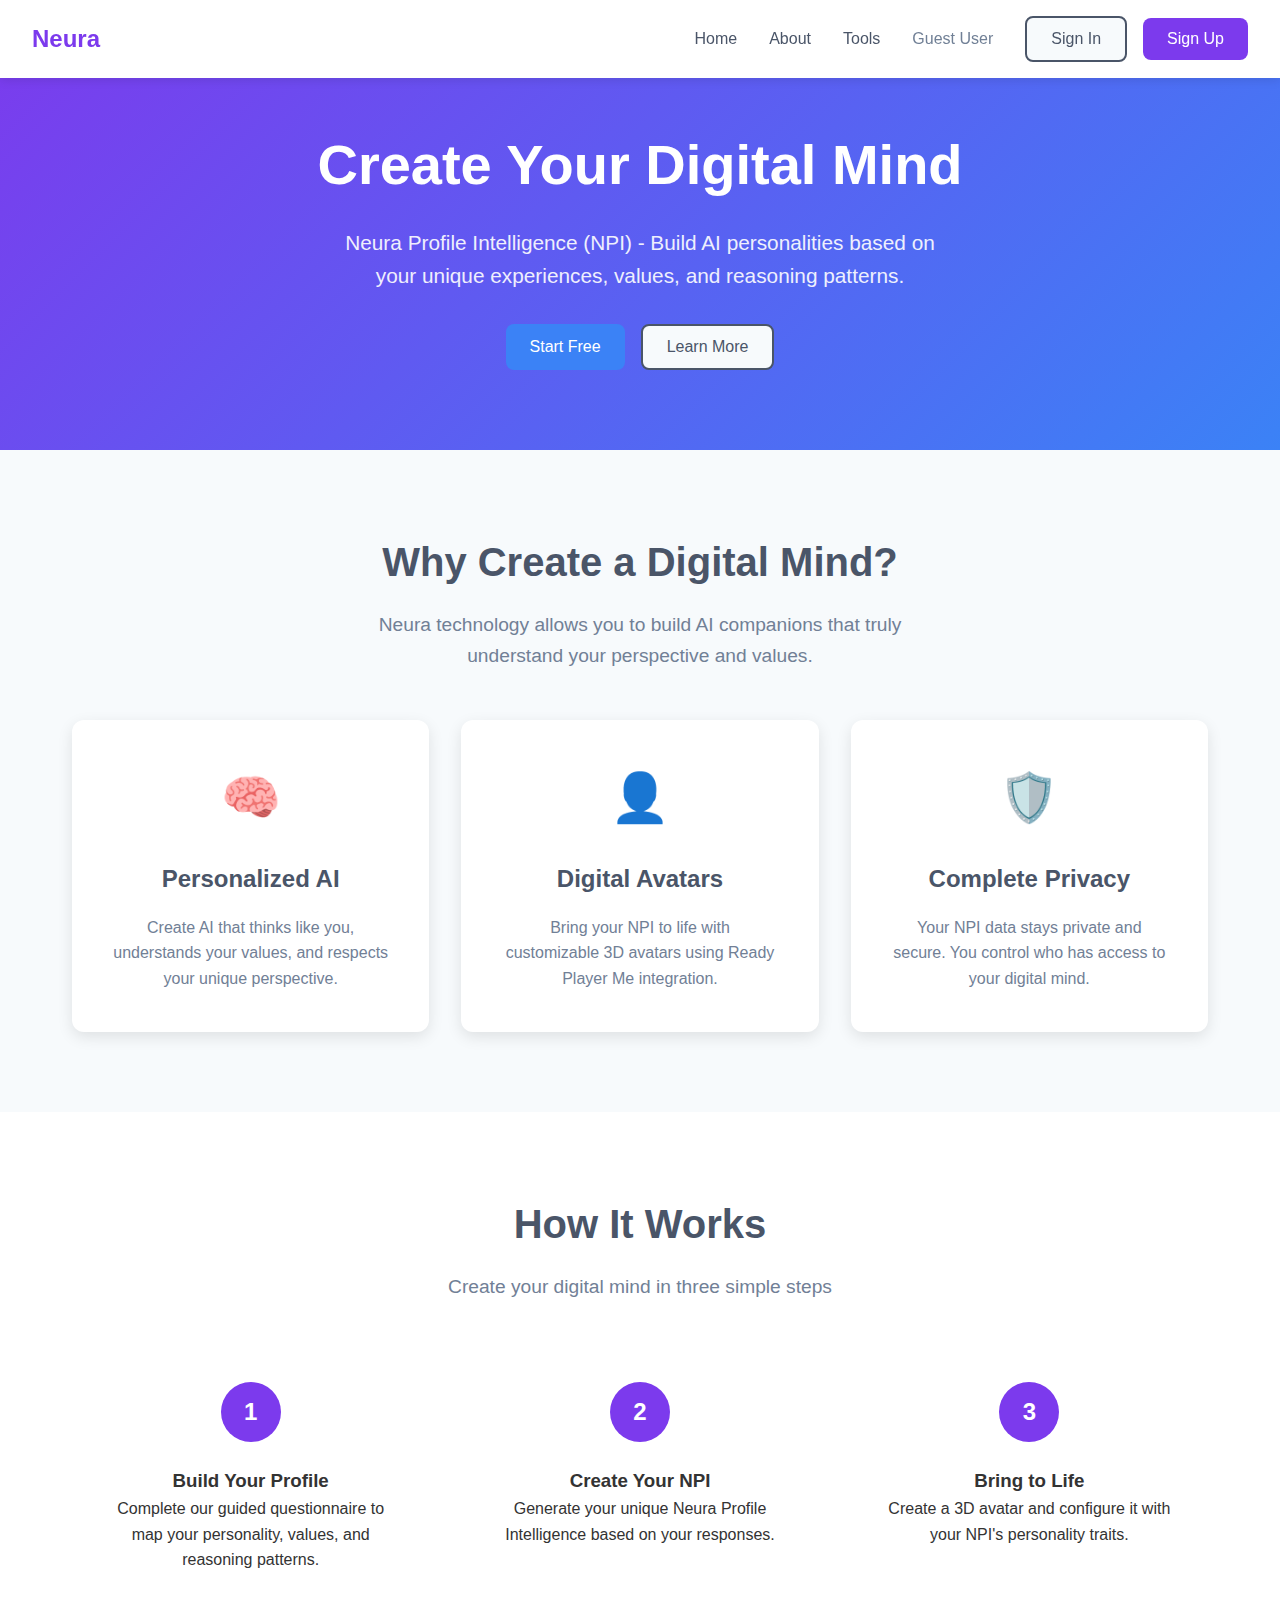
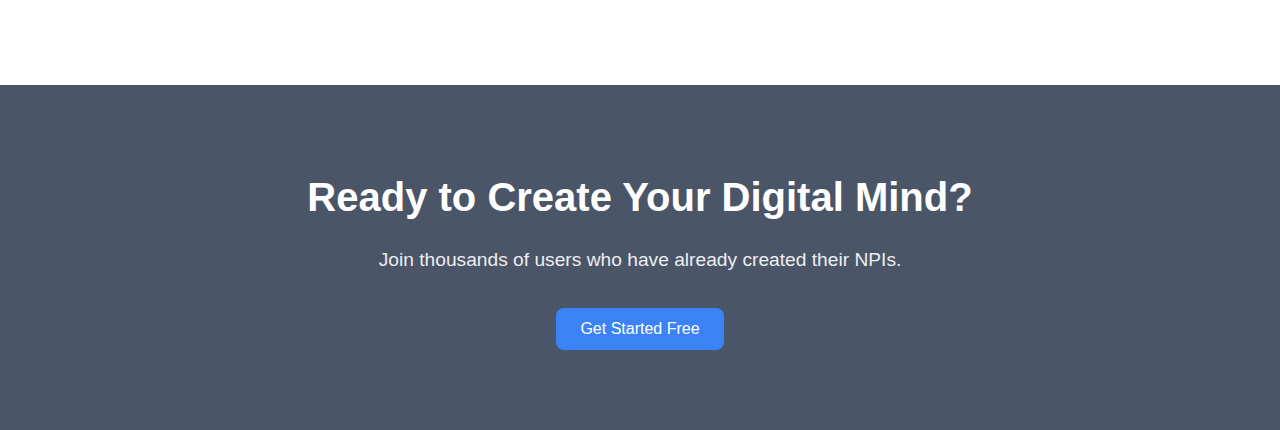
<file: index.html>
<!DOCTYPE html>
<html lang="en">
<head>
    <meta charset="UTF-8">
    <meta name="viewport" content="width=device-width, initial-scale=1.0">
    <title>Neura - Create Your Digital Mind</title>
    <script src="auth.js"></script>
    <style>
        * {
            margin: 0;
            padding: 0;
            box-sizing: border-box;
        }

        :root {
            --primary: #4a5568;
            --primary-dark: #2d3748;
            --secondary: #718096;
            --light: #f7fafc;
            --white: #ffffff;
            --accent: #667eea;
            --neura-purple: #7c3aed;
            --neura-blue: #3b82f6;
            --success: #48bb78;
            --error: #e53e3e;
        }

        body {
            font-family: 'Segoe UI', Tahoma, Geneva, Verdana, sans-serif;
            background: var(--white);
            color: #333;
            line-height: 1.6;
        }

        .screen {
            display: none;
        }

        .screen.active {
            display: block;
        }

        .container {
            max-width: 1200px;
            margin: 0 auto;
            padding: 0 2rem;
        }

        .header {
            background: var(--white);
            box-shadow: 0 2px 10px rgba(0,0,0,0.1);
            position: fixed;
            width: 100%;
            top: 0;
            z-index: 1000;
        }

        .nav {
            display: flex;
            justify-content: space-between;
            align-items: center;
            padding: 1rem 2rem;
        }

        .logo {
            font-size: 1.5rem;
            font-weight: bold;
            color: var(--neura-purple);
            text-decoration: none;
        }

        .nav-links {
            display: flex;
            gap: 2rem;
            align-items: center;
        }

        .nav-link {
            color: var(--primary);
            text-decoration: none;
            font-weight: 500;
            transition: color 0.3s ease;
        }

        .nav-link:hover {
            color: var(--neura-purple);
        }

        .nav-actions {
            display: flex;
            gap: 1rem;
            align-items: center;
        }

        .btn {
            padding: 12px 24px;
            border: none;
            border-radius: 8px;
            font-size: 1rem;
            cursor: pointer;
            transition: all 0.3s ease;
            text-decoration: none;
            display: inline-block;
            text-align: center;
            font-weight: 500;
        }

        .btn-primary {
            background: var(--neura-purple);
            color: var(--white);
        }

        .btn-primary:hover {
            background: var(--neura-blue);
            transform: translateY(-2px);
        }

        .btn-secondary {
            background: var(--light);
            color: var(--primary);
            border: 2px solid var(--primary);
        }

        .btn-secondary:hover {
            background: var(--primary);
            color: var(--white);
        }

        .btn-accent {
            background: var(--neura-blue);
            color: var(--white);
        }

        .btn-accent:hover {
            background: #2563eb;
            transform: translateY(-2px);
        }

        .hero {
            background: linear-gradient(135deg, var(--neura-purple) 0%, var(--neura-blue) 100%);
            color: var(--white);
            padding: 120px 0 80px;
            text-align: center;
        }

        .hero h1 {
            font-size: 3.5rem;
            margin-bottom: 1rem;
            font-weight: 700;
        }

        .hero p {
            font-size: 1.3rem;
            margin-bottom: 2rem;
            opacity: 0.9;
            max-width: 600px;
            margin-left: auto;
            margin-right: auto;
        }

        .hero-actions {
            display: flex;
            gap: 1rem;
            justify-content: center;
            margin-top: 2rem;
        }

        .features {
            padding: 80px 0;
            background: var(--light);
        }

        .section-title {
            text-align: center;
            margin-bottom: 3rem;
        }

        .section-title h2 {
            font-size: 2.5rem;
            color: var(--primary);
            margin-bottom: 1rem;
        }

        .section-title p {
            font-size: 1.2rem;
            color: var(--secondary);
            max-width: 600px;
            margin: 0 auto;
        }

        .features-grid {
            display: grid;
            grid-template-columns: repeat(auto-fit, minmax(300px, 1fr));
            gap: 2rem;
            margin-top: 3rem;
        }

        .feature-card {
            background: var(--white);
            padding: 2.5rem;
            border-radius: 12px;
            text-align: center;
            box-shadow: 0 5px 15px rgba(0,0,0,0.1);
            transition: transform 0.3s ease;
        }

        .feature-card:hover {
            transform: translateY(-5px);
        }

        .feature-icon {
            font-size: 3rem;
            margin-bottom: 1.5rem;
        }

        .feature-card h3 {
            font-size: 1.5rem;
            margin-bottom: 1rem;
            color: var(--primary);
        }

        .feature-card p {
            color: var(--secondary);
            line-height: 1.6;
        }

        .how-it-works {
            padding: 80px 0;
        }

        .steps {
            display: grid;
            grid-template-columns: repeat(auto-fit, minmax(250px, 1fr));
            gap: 2rem;
            margin-top: 3rem;
        }

        .step {
            text-align: center;
            padding: 2rem;
        }

        .step-number {
            width: 60px;
            height: 60px;
            background: var(--neura-purple);
            color: var(--white);
            border-radius: 50%;
            display: flex;
            align-items: center;
            justify-content: center;
            font-size: 1.5rem;
            font-weight: bold;
            margin: 0 auto 1.5rem;
        }

        .cta-section {
            background: var(--primary);
            color: var(--white);
            padding: 80px 0;
            text-align: center;
        }

        .cta-section h2 {
            font-size: 2.5rem;
            margin-bottom: 1rem;
        }

        .cta-section p {
            font-size: 1.2rem;
            margin-bottom: 2rem;
            opacity: 0.9;
        }

        .auth-container {
            max-width: 400px;
            margin: 100px auto 2rem;
            padding: 2rem;
        }

        .auth-form {
            display: flex;
            flex-direction: column;
            gap: 1.5rem;
        }

        .form-group {
            display: flex;
            flex-direction: column;
            gap: 0.5rem;
        }

        .form-label {
            font-weight: 500;
            color: var(--primary);
        }

        .form-input {
            padding: 12px;
            border: 2px solid #e2e8f0;
            border-radius: 8px;
            font-size: 1rem;
            transition: all 0.3s ease;
        }

        .form-input:focus {
            outline: none;
            border-color: var(--neura-purple);
        }

        .form-error {
            color: var(--error);
            font-size: 0.9rem;
            display: none;
        }

        .form-error.show {
            display: block;
        }

        .success-message {
            background: #c6f6d5;
            color: #22543d;
            padding: 1rem;
            border-radius: 8px;
            margin: 1rem 0;
            text-align: center;
            display: none;
        }

        .success-message.show {
            display: block;
        }

        .dashboard {
            margin-top: 80px;
            padding: 2rem 0;
        }

        .dashboard-header {
            margin-bottom: 3rem;
        }

        .dashboard-grid {
            display: grid;
            grid-template-columns: repeat(auto-fit, minmax(300px, 1fr));
            gap: 2rem;
            margin: 2rem 0;
        }

        .dashboard-card {
            background: var(--white);
            padding: 2.5rem;
            border-radius: 12px;
            border-left: 4px solid var(--neura-purple);
            transition: all 0.3s ease;
            cursor: pointer;
            box-shadow: 0 5px 15px rgba(0,0,0,0.1);
        }

        .dashboard-card:hover {
            transform: translateY(-5px);
            box-shadow: 0 10px 25px rgba(0,0,0,0.15);
        }

        .card-icon {
            font-size: 2.5rem;
            margin-bottom: 1.5rem;
        }

        .card-title {
            font-size: 1.3rem;
            margin-bottom: 1rem;
            color: var(--primary);
        }

        .card-description {
            color: var(--secondary);
            line-height: 1.6;
        }

        .tool-container {
            margin-top: 80px;
            padding: 2rem 0;
        }

        .tool-header {
            text-align: center;
            margin-bottom: 3rem;
        }

        .tool-header h1 {
            font-size: 2.5rem;
            color: var(--primary);
            margin-bottom: 1rem;
        }

        .tool-header p {
            font-size: 1.2rem;
            color: var(--secondary);
            max-width: 600px;
            margin: 0 auto;
        }

        @media (max-width: 768px) {
            .nav {
                flex-direction: column;
                gap: 1rem;
                padding: 1rem;
            }

            .nav-links {
                gap: 1rem;
            }

            .hero h1 {
                font-size: 2.5rem;
            }

            .hero p {
                font-size: 1.1rem;
            }

            .hero-actions {
                flex-direction: column;
                align-items: center;
            }

            .features-grid,
            .steps,
            .dashboard-grid {
                grid-template-columns: 1fr;
            }

            .container {
                padding: 0 1rem;
            }
        }

        .text-center {
            text-align: center;
        }

        .mt-2 { margin-top: 2rem; }
        .mb-2 { margin-bottom: 2rem; }
        .my-2 { margin: 2rem 0; }

        .hidden {
            display: none;
        }

        .loading {
            display: none;
            text-align: center;
            padding: 2rem;
        }

        .loading.show {
            display: block;
        }

        .spinner {
            border: 4px solid #f3f3f3;
            border-top: 4px solid var(--neura-purple);
            border-radius: 50%;
            width: 40px;
            height: 40px;
            animation: spin 2s linear infinite;
            margin: 0 auto 1rem;
        }

        @keyframes spin {
            0% { transform: rotate(0deg); }
            100% { transform: rotate(360deg); }
        }
    </style>
</head>
<body>
    <header class="header">
        <nav class="nav">
            <a href="#" class="logo" onclick="app.showScreen('landing-screen')">Neura</a>
            <div class="nav-links">
                <a href="#" class="nav-link" onclick="app.showScreen('landing-screen')">Home</a>
                <a href="#" class="nav-link" onclick="app.showScreen('about-screen')">About</a>
                <a href="#" class="nav-link" onclick="app.showScreen('tools-screen')">Tools</a>
                <div class="nav-actions" id="nav-actions">
                    <!-- Auth buttons will be populated here -->
                </div>
            </div>
        </nav>
    </header>

    <!-- Landing Screen -->
    <div id="landing-screen" class="screen active">
        <section class="hero">
            <div class="container">
                <h1>Create Your Digital Mind</h1>
                <p>Neura Profile Intelligence (NPI) - Build AI personalities based on your unique experiences, values, and reasoning patterns.</p>
                <div class="hero-actions">
                    <button class="btn btn-accent" onclick="app.showScreen('register-screen')">Start Free</button>
                    <button class="btn btn-secondary" onclick="app.showScreen('about-screen')">Learn More</button>
                </div>
            </div>
        </section>

        <section class="features">
            <div class="container">
                <div class="section-title">
                    <h2>Why Create a Digital Mind?</h2>
                    <p>Neura technology allows you to build AI companions that truly understand your perspective and values.</p>
                </div>
                <div class="features-grid">
                    <div class="feature-card">
                        <div class="feature-icon">🧠</div>
                        <h3>Personalized AI</h3>
                        <p>Create AI that thinks like you, understands your values, and respects your unique perspective.</p>
                    </div>
                    <div class="feature-card">
                        <div class="feature-icon">👤</div>
                        <h3>Digital Avatars</h3>
                        <p>Bring your NPI to life with customizable 3D avatars using Ready Player Me integration.</p>
                    </div>
                    <div class="feature-card">
                        <div class="feature-icon">🛡️</div>
                        <h3>Complete Privacy</h3>
                        <p>Your NPI data stays private and secure. You control who has access to your digital mind.</p>
                    </div>
                </div>
            </div>
        </section>

        <section class="how-it-works">
            <div class="container">
                <div class="section-title">
                    <h2>How It Works</h2>
                    <p>Create your digital mind in three simple steps</p>
                </div>
                <div class="steps">
                    <div class="step">
                        <div class="step-number">1</div>
                        <h3>Build Your Profile</h3>
                        <p>Complete our guided questionnaire to map your personality, values, and reasoning patterns.</p>
                    </div>
                    <div class="step">
                        <div class="step-number">2</div>
                        <h3>Create Your NPI</h3>
                        <p>Generate your unique Neura Profile Intelligence based on your responses.</p>
                    </div>
                    <div class="step">
                        <div class="step-number">3</div>
                        <h3>Bring to Life</h3>
                        <p>Create a 3D avatar and configure it with your NPI's personality traits.</p>
                    </div>
                </div>
            </div>
        </section>

        <section class="cta-section">
            <div class="container">
                <h2>Ready to Create Your Digital Mind?</h2>
                <p>Join thousands of users who have already created their NPIs.</p>
                <button class="btn btn-accent" onclick="app.showScreen('register-screen')">Get Started Free</button>
            </div>
        </section>
    </div>

    <!-- About Screen -->
    <div id="about-screen" class="screen">
        <div class="container" style="margin-top: 100px; padding: 2rem 0;">
            <div class="tool-header">
                <h1>About Neura Technology</h1>
                <p>Understanding Neura Profile Intelligence and its applications</p>
            </div>
            
            <div style="max-width: 800px; margin: 0 auto;">
                <h2>What is Neura?</h2>
                <p style="margin-bottom: 2rem;">Neura Profile Intelligence (NPI) is a revolutionary approach to AI personality creation that focuses on modeling human-like reasoning based on lived experiences, values, and developmental patterns.</p>

                <h2>Key Features</h2>
                <div style="margin: 2rem 0;">
                    <h3>🧠 Experience-Based Reasoning</h3>
                    <p>NPIs reason from foundational memories and experiences, not just abstract rules.</p>
                    
                    <h3>💡 Moral Compass Integration</h3>
                    <p>Each NPI develops its own ethical framework based on the user's values and principles.</p>
                    
                    <h3>🎭 Personality Consistency</h3>
                    <p>Maintains consistent personality traits across different contexts and interactions.</p>
                    
                    <h3>🚀 Growth-Oriented</h3>
                    <p>NPIs can learn and evolve while maintaining core identity principles.</p>
                </div>

                <h2>Use Cases</h2>
                <ul style="margin: 2rem 0 2rem 2rem;">
                    <li>Personal AI assistants that truly understand you</li>
                    <li>Digital legacy and memory preservation</li>
                    <li>Educational companions with personalized teaching styles</li>
                    <li>Therapeutic tools for self-reflection and growth</li>
                    <li>Creative collaboration with AI that shares your aesthetic</li>
                </ul>

                <div class="text-center mt-2">
                    <button class="btn btn-primary" onclick="app.showScreen('tools-screen')">Explore Tools</button>
                    <button class="btn btn-secondary" onclick="app.showScreen('landing-screen')">Back to Home</button>
                </div>
            </div>
        </div>
    </div>

    <!-- Tools Screen -->
    <div id="tools-screen" class="screen">
        <div class="container" style="margin-top: 100px; padding: 2rem 0;">
            <div class="tool-header">
                <h1>Neura Creation Tools</h1>
                <p>Everything you need to build and manage your digital minds</p>
            </div>

            <div class="dashboard-grid">
                <div class="dashboard-card" onclick="app.launchProfiler()">
                    <div class="card-icon">📊</div>
                    <div class="card-title">NPI Profiler</div>
                    <div class="card-description">Complete the comprehensive questionnaire to build your NPI foundation. Map your personality, values, and reasoning patterns.</div>
                </div>
                
                <div class="dashboard-card" onclick="app.launchAvatarCreator()">
                    <div class="card-icon">👤</div>
                    <div class="card-title">Avatar Creator</div>
                    <div class="card-description">Bring your NPIs to life with Ready Player Me. Create 3D avatars configured with your NPI's personality traits.</div>
                </div>
                
                <div class="dashboard-card" onclick="app.launchLibrary()">
                    <div class="card-icon">📚</div>
                    <div class="card-title">NPI Library</div>
                    <div class="card-description">Manage your digital minds, create new NPIs, and organize your personality profiles in your personal library.</div>
                </div>
                
                <div class="dashboard-card" onclick="app.showScreen('about-screen')">
                    <div class="card-icon">📖</div>
                    <div class="card-title">Documentation</div>
                    <div class="card-description">Learn about NPI technology, best practices, and advanced features for creating sophisticated digital minds.</div>
                </div>
            </div>

            <div class="text-center mt-2">
                <button class="btn btn-secondary" onclick="app.showScreen('landing-screen')">Back to Home</button>
            </div>
        </div>
    </div>

    <!-- Login Screen -->
    <div id="login-screen" class="screen">
        <div class="container auth-container">
            <h1 class="text-center">Welcome Back</h1>
            <p class="text-center" style="color: var(--secondary); margin-bottom: 2rem;">Sign in to your Neura account</p>
            
            <div class="success-message" id="login-success"></div>
            
            <div class="auth-form">
                <div class="form-group">
                    <label class="form-label">Email</label>
                    <input type="email" id="login-email" class="form-input" placeholder="your@email.com">
                    <div class="form-error" id="login-email-error"></div>
                </div>
                <div class="form-group">
                    <label class="form-label">Password</label>
                    <input type="password" id="login-password" class="form-input" placeholder="Your password">
                    <div class="form-error" id="login-password-error"></div>
                </div>
                <button class="btn btn-primary" onclick="app.login()">Sign In</button>
                <button class="btn btn-secondary" onclick="app.showScreen('register-screen')">Create Account</button>
                <div class="text-center" style="margin-top: 1rem;">
                    <button class="btn btn-secondary" onclick="app.demoLogin()">Try Demo Account</button>
                </div>
            </div>
        </div>
    </div>

    <!-- Register Screen -->
    <div id="register-screen" class="screen">
        <div class="container auth-container">
            <h1 class="text-center">Create Account</h1>
            <p class="text-center" style="color: var(--secondary); margin-bottom: 2rem;">Join the Neura community</p>
            
            <div class="success-message" id="register-success"></div>
            
            <div class="auth-form">
                <div class="form-group">
                    <label class="form-label">Full Name</label>
                    <input type="text" id="register-name" class="form-input" placeholder="Your full name">
                    <div class="form-error" id="register-name-error"></div>
                </div>
                <div class="form-group">
                    <label class="form-label">Email</label>
                    <input type="email" id="register-email" class="form-input" placeholder="your@email.com">
                    <div class="form-error" id="register-email-error"></div>
                </div>
                <div class="form-group">
                    <label class="form-label">Password</label>
                    <input type="password" id="register-password" class="form-input" placeholder="Minimum 6 characters">
                    <div class="form-error" id="register-password-error"></div>
                </div>
                <div class="form-group">
                    <label class="form-label">Confirm Password</label>
                    <input type="password" id="register-confirm" class="form-input" placeholder="Confirm your password">
                    <div class="form-error" id="register-confirm-error"></div>
                </div>
                <button class="btn btn-primary" onclick="app.register()">Create Account</button>
                <button class="btn btn-secondary" onclick="app.showScreen('login-screen')">Back to Sign In</button>
            </div>
        </div>
    </div>

    <!-- Dashboard Screen -->
    <div id="dashboard-screen" class="screen">
        <div class="container dashboard">
            <div class="dashboard-header">
                <h1>Welcome, <span id="user-name">User</span>!</h1>
                <p>Your Neura Digital Mind Ecosystem</p>
            </div>
            
            <div class="dashboard-grid">
                <div class="dashboard-card" onclick="app.launchProfiler()">
                    <div class="card-icon">🧠</div>
                    <div class="card-title">Create New NPI</div>
                    <div class="card-description">Build a new digital mind using our comprehensive profiler questionnaire.</div>
                </div>
                
                <div class="dashboard-card" onclick="app.launchAvatarCreator()">
                    <div class="card-icon">👤</div>
                    <div class="card-title">Avatar Studio</div>
                    <div class="card-description">Create and customize 3D avatars for your existing NPIs.</div>
                </div>
                
                <div class="dashboard-card" onclick="app.launchLibrary()">
                    <div class="card-icon">📚</div>
                    <div class="card-title">My NPI Library</div>
                    <div class="card-description">Manage your digital minds and view their profiles.</div>
                </div>
                
                <div class="dashboard-card" onclick="app.showScreen('tools-screen')">
                    <div class="card-icon">⚙️</div>
                    <div class="card-title">Tools & Resources</div>
                    <div class="card-description">Access all Neura creation tools and learning resources.</div>
                </div>
            </div>

            <div class="text-center mt-2">
                <button class="btn btn-secondary" onclick="app.logout()">Sign Out</button>
            </div>
        </div>
    </div>

    <script>
        class NeuraPlatform {
            constructor() {
                this.currentUser = null;
                this.initializeApp();
            }

            initializeApp() {
                this.checkAuthState();
                this.updateNavigation();
                console.log('🚀 Neura Platform initialized');
            }

            checkAuthState() {
                this.currentUser = auth.getCurrentUser();
                if (this.currentUser) {
                    this.showScreen('dashboard-screen');
                }
            }

            updateNavigation() {
                const navActions = document.getElementById('nav-actions');
                
                if (this.currentUser) {
                    navActions.innerHTML = `
                        <span style="color: var(--primary); margin-right: 1rem;">
                            👤 Hi, ${this.currentUser.name}
                        </span>
                        <button class="btn btn-secondary" onclick="app.showScreen('dashboard-screen')">Dashboard</button>
                        <button class="btn btn-primary" onclick="app.logout()">Sign Out</button>
                    `;
                    
                    if (document.getElementById('user-name')) {
                        document.getElementById('user-name').textContent = this.currentUser.name;
                    }
                } else {
                    navActions.innerHTML = `
                        <span style="color: var(--secondary); margin-right: 1rem;">Guest User</span>
                        <button class="btn btn-secondary" onclick="app.showScreen('login-screen')">Sign In</button>
                        <button class="btn btn-primary" onclick="app.showScreen('register-screen')">Sign Up</button>
                    `;
                }
            }

            showScreen(screenId) {
                if (screenId === 'dashboard-screen' && !this.currentUser) {
                    this.showScreen('login-screen');
                    return;
                }

                document.querySelectorAll('.screen').forEach(screen => {
                    screen.classList.remove('active');
                });
                document.getElementById(screenId).classList.add('active');
                window.scrollTo(0, 0);
            }

            async login() {
                const email = document.getElementById('login-email').value;
                const password = document.getElementById('login-password').value;
                
                this.clearErrors('login');
                
                if (!email) {
                    this.showError('login-email-error', 'Email is required');
                    return;
                }
                if (!password) {
                    this.showError('login-password-error', 'Password is required');
                    return;
                }

                try {
                    this.showLoading(true);
                    const user = await auth.login(email, password);
                    this.currentUser = user;
                    this.showScreen('dashboard-screen');
                    this.updateNavigation();
                    this.showSuccess('login-success', `Welcome back, ${user.name}!`);
                } catch (error) {
                    this.showError('login-password-error', error.message);
                } finally {
                    this.showLoading(false);
                }
            }

            async register() {
                const name = document.getElementById('register-name').value;
                const email = document.getElementById('register-email').value;
                const password = document.getElementById('register-password').value;
                const confirm = document.getElementById('register-confirm').value;
                
                this.clearErrors('register');
                
                if (!name) {
                    this.showError('register-name-error', 'Name is required');
                    return;
                }
                if (!email) {
                    this.showError('register-email-error', 'Email is required');
                    return;
                }
                if (!password) {
                    this.showError('register-password-error', 'Password is required');
                    return;
                }
                if (password.length < 6) {
                    this.showError('register-password-error', 'Password must be at least 6 characters');
                    return;
                }
                if (password !== confirm) {
                    this.showError('register-confirm-error', 'Passwords do not match');
                    return;
                }

                try {
                    this.showLoading(true);
                    const user = await auth.register(email, password, name);
                    this.currentUser = user;
                    this.showScreen('dashboard-screen');
                    this.updateNavigation();
                    this.showSuccess('register-success', `Welcome to Neura, ${user.name}!`);
                } catch (error) {
                    this.showError('register-email-error', error.message);
                } finally {
                    this.showLoading(false);
                }
            }

            demoLogin() {
                document.getElementById('login-email').value = 'demo@neura.com';
                document.getElementById('login-password').value = 'demo123';
                this.login();
            }

            logout() {
                auth.logout();
                this.currentUser = null;
                this.showScreen('landing-screen');
                this.updateNavigation();
                this.showSuccess('login-success', 'Signed out successfully');
            }

            launchProfiler() {
                if (!this.currentUser) {
                    this.showScreen('login-screen');
                    this.showError('Please sign in to create NPIs');
                    return;
                }
                window.open('profiler.html', '_blank');
            }

            launchAvatarCreator() {
                if (!this.currentUser) {
                    this.showScreen('login-screen');
                    this.showError('Please sign in to create avatars');
                    return;
                }
                window.open('avatar.html', '_blank');
            }

            launchLibrary() {
                if (!this.currentUser) {
                    this.showScreen('login-screen');
                    this.showError('Please sign in to access your library');
                    return;
                }
                window.open('library.html', '_blank');
            }

            showError(elementId, message) {
                const element = document.getElementById(elementId);
                element.textContent = message;
                element.classList.add('show');
            }

            showSuccess(elementId, message) {
                const element = document.getElementById(elementId);
                element.textContent = message;
                element.classList.add('show');
                setTimeout(() => element.classList.remove('show'), 3000);
            }

            clearErrors(prefix) {
                document.querySelectorAll(`[id^="${prefix}"]`).forEach(element => {
                    if (element.classList.contains('form-error')) {
                        element.classList.remove('show');
                    }
                });
            }

            showLoading(show) {
                const buttons = document.querySelectorAll('.btn');
                buttons.forEach(btn => {
                    btn.disabled = show;
                });
            }
        }

        console.log('🌐 Initializing Neura Platform...');
        window.app = new NeuraPlatform();
        console.log('✅ Neura Platform ready!');
    </script>
</body>
</html>
</file>
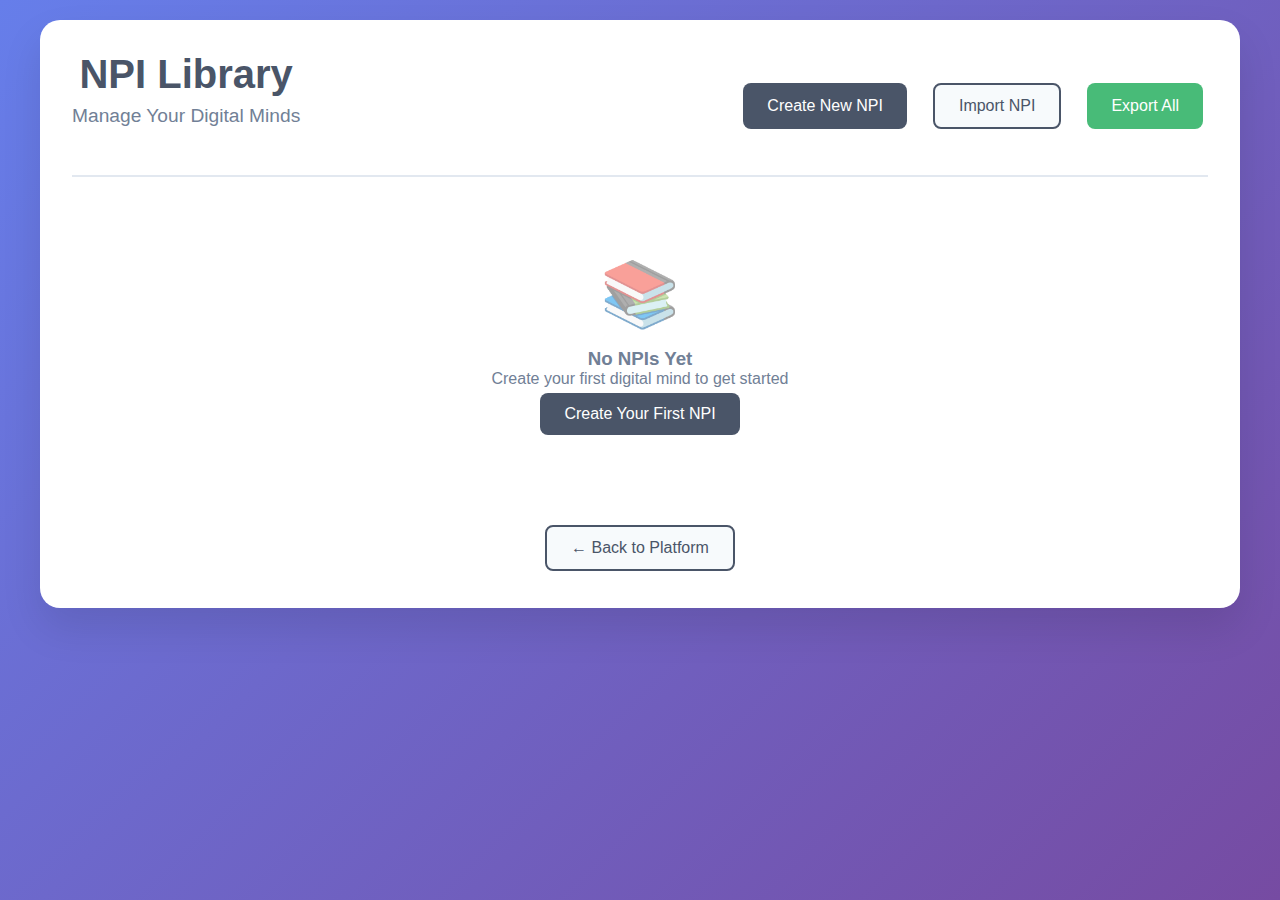
<file: library.html>
<!-- Save this as library.html -->
<!DOCTYPE html>
<html lang="en">
<head>
    <meta charset="UTF-8">
    <meta name="viewport" content="width=device-width, initial-scale=1.0">
    <title>NPI Library - Manage Your Digital Minds</title>
    <style>
        * {
            margin: 0;
            padding: 0;
            box-sizing: border-box;
        }

        :root {
            --primary: #4a5568;
            --primary-dark: #2d3748;
            --secondary: #718096;
            --light: #f7fafc;
            --white: #ffffff;
            --accent: #667eea;
            --success: #48bb78;
            --warning: #ed8936;
            --danger: #e53e3e;
        }

        body {
            font-family: 'Segoe UI', Tahoma, Geneva, Verdana, sans-serif;
            background: linear-gradient(135deg, #667eea 0%, #764ba2 100%);
            min-height: 100vh;
            color: #333;
            padding: 20px;
        }

        .screen {
            display: none;
        }

        .screen.active {
            display: block;
        }

        .container {
            max-width: 1200px;
            margin: 0 auto;
            background: white;
            border-radius: 20px;
            padding: 2rem;
            box-shadow: 0 20px 40px rgba(0,0,0,0.1);
        }

        h1 {
            text-align: center;
            color: #4a5568;
            margin-bottom: 0.5rem;
            font-size: 2.5rem;
        }

        .subtitle {
            text-align: center;
            color: #718096;
            margin-bottom: 2rem;
            font-size: 1.2rem;
        }

        .btn-primary, .btn-secondary, .btn-success, .btn-danger {
            padding: 12px 24px;
            border: none;
            border-radius: 8px;
            font-size: 1rem;
            cursor: pointer;
            transition: all 0.3s ease;
            margin: 5px;
            text-decoration: none;
            display: inline-block;
            text-align: center;
        }

        .btn-primary {
            background: var(--primary);
            color: white;
        }

        .btn-primary:hover {
            background: var(--primary-dark);
            transform: translateY(-2px);
        }

        .btn-secondary {
            background: var(--light);
            color: var(--primary);
            border: 2px solid var(--primary);
        }

        .btn-secondary:hover {
            background: var(--primary);
            color: var(--white);
        }

        .btn-success {
            background: var(--success);
            color: white;
        }

        .btn-success:hover {
            background: #38a169;
            transform: translateY(-2px);
        }

        .btn-danger {
            background: var(--danger);
            color: white;
        }

        .btn-danger:hover {
            background: #c53030;
            transform: translateY(-2px);
        }

        .library-header {
            display: flex;
            justify-content: space-between;
            align-items: center;
            margin-bottom: 2rem;
            padding-bottom: 1rem;
            border-bottom: 2px solid #e2e8f0;
        }

        .library-actions {
            display: flex;
            gap: 1rem;
        }

        .npi-grid {
            display: grid;
            grid-template-columns: repeat(auto-fill, minmax(350px, 1fr));
            gap: 2rem;
            margin: 2rem 0;
        }

        .npi-card {
            background: var(--white);
            border-radius: 12px;
            padding: 1.5rem;
            border: 2px solid #e2e8f0;
            transition: all 0.3s ease;
            position: relative;
        }

        .npi-card:hover {
            transform: translateY(-5px);
            box-shadow: 0 10px 25px rgba(0,0,0,0.1);
            border-color: var(--accent);
        }

        .npi-card-header {
            display: flex;
            justify-content: space-between;
            align-items: flex-start;
            margin-bottom: 1rem;
        }

        .npi-name {
            font-size: 1.3rem;
            font-weight: bold;
            color: var(--primary);
            margin: 0;
        }

        .npi-type {
            background: var(--light);
            color: var(--secondary);
            padding: 4px 8px;
            border-radius: 12px;
            font-size: 0.8rem;
            font-weight: 600;
        }

        .npi-stats {
            display: grid;
            grid-template-columns: repeat(3, 1fr);
            gap: 0.5rem;
            margin: 1rem 0;
            padding: 1rem;
            background: var(--light);
            border-radius: 8px;
        }

        .stat {
            text-align: center;
        }

        .stat-number {
            font-size: 1.2rem;
            font-weight: bold;
            color: var(--primary);
        }

        .stat-label {
            font-size: 0.8rem;
            color: var(--secondary);
        }

        .npi-traits {
            display: flex;
            flex-wrap: wrap;
            gap: 0.5rem;
            margin: 1rem 0;
        }

        .trait {
            background: var(--primary);
            color: white;
            padding: 4px 8px;
            border-radius: 12px;
            font-size: 0.8rem;
        }

        .npi-actions {
            display: flex;
            gap: 0.5rem;
            margin-top: 1rem;
            padding-top: 1rem;
            border-top: 1px solid #e2e8f0;
        }

        .npi-action-btn {
            flex: 1;
            padding: 8px 12px;
            border: none;
            border-radius: 6px;
            font-size: 0.9rem;
            cursor: pointer;
            transition: all 0.3s ease;
        }

        .action-primary {
            background: var(--primary);
            color: white;
        }

        .action-secondary {
            background: var(--light);
            color: var(--primary);
            border: 1px solid var(--primary);
        }

        .action-danger {
            background: var(--danger);
            color: white;
        }

        .empty-state {
            text-align: center;
            padding: 3rem;
            color: var(--secondary);
        }

        .empty-state-icon {
            font-size: 4rem;
            margin-bottom: 1rem;
            opacity: 0.5;
        }

        .import-area {
            border: 3px dashed #cbd5e0;
            border-radius: 12px;
            padding: 3rem;
            text-align: center;
            margin: 2rem 0;
            background: #f7fafc;
            transition: all 0.3s ease;
        }

        .import-area:hover {
            border-color: var(--primary);
            background: #edf2f7;
        }

        .import-icon {
            font-size: 3rem;
            margin-bottom: 1rem;
            color: #718096;
        }

        .file-input {
            display: none;
        }

        .npi-detail-view {
            background: var(--white);
            border-radius: 12px;
            padding: 2rem;
            margin: 2rem 0;
            border: 2px solid #e2e8f0;
        }

        .detail-header {
            display: flex;
            justify-content: space-between;
            align-items: center;
            margin-bottom: 2rem;
            padding-bottom: 1rem;
            border-bottom: 2px solid #e2e8f0;
        }

        .detail-stats {
            display: grid;
            grid-template-columns: repeat(4, 1fr);
            gap: 1rem;
            margin: 2rem 0;
        }

        .detail-stat {
            background: var(--light);
            padding: 1.5rem;
            border-radius: 8px;
            text-align: center;
        }

        .detail-section {
            margin: 2rem 0;
            padding: 1.5rem;
            background: var(--light);
            border-radius: 8px;
        }

        .detail-section h3 {
            color: var(--primary);
            margin-bottom: 1rem;
        }

        .back-button {
            background: var(--light);
            color: var(--primary);
            border: none;
            padding: 10px 20px;
            border-radius: 8px;
            cursor: pointer;
            margin-bottom: 1rem;
            display: inline-flex;
            align-items: center;
            gap: 0.5rem;
        }

        .back-button:hover {
            background: var(--primary);
            color: white;
        }

        @media (max-width: 768px) {
            .container {
                margin: 0;
                padding: 1.5rem;
            }
            
            .library-header {
                flex-direction: column;
                gap: 1rem;
                text-align: center;
            }
            
            .npi-grid {
                grid-template-columns: 1fr;
            }
            
            .detail-stats {
                grid-template-columns: repeat(2, 1fr);
            }
            
            .npi-actions {
                flex-direction: column;
            }
        }

        .success-message {
            background: #c6f6d5;
            color: #22543d;
            padding: 1rem;
            border-radius: 8px;
            margin: 1rem 0;
            text-align: center;
            display: none;
        }

        .success-message.show {
            display: block;
        }

        .error-message {
            background: #fed7d7;
            color: #c53030;
            padding: 1rem;
            border-radius: 8px;
            margin: 1rem 0;
            text-align: center;
            display: none;
        }

        .error-message.show {
            display: block;
        }

        .loading {
            display: none;
            text-align: center;
            padding: 2rem;
        }

        .loading.show {
            display: block;
        }

        .spinner {
            border: 4px solid #f3f3f3;
            border-top: 4px solid var(--primary);
            border-radius: 50%;
            width: 40px;
            height: 40px;
            animation: spin 2s linear infinite;
            margin: 0 auto 1rem;
        }

        @keyframes spin {
            0% { transform: rotate(0deg); }
            100% { transform: rotate(360deg); }
        }
    </style>
</head>
<body>
    <div id="app">
        <!-- Main Library Screen -->
        <div id="library-screen" class="screen active">
            <div class="container">
                <div class="library-header">
                    <div>
                        <h1>NPI Library</h1>
                        <p class="subtitle">Manage Your Digital Minds</p>
                    </div>
                    <div class="library-actions">
                        <button class="btn-primary" onclick="app.showScreen('create-screen')">Create New NPI</button>
                        <button class="btn-secondary" onclick="app.showScreen('import-screen')">Import NPI</button>
                        <button class="btn-success" onclick="app.exportAllNPIs()">Export All</button>
                    </div>
                </div>

                <div class="success-message" id="success-message"></div>
                <div class="error-message" id="error-message"></div>

                <div id="npi-grid-container">
                    <!-- NPI cards will be populated here -->
                </div>

                <div style="text-align: center; margin-top: 2rem;">
                    <button class="btn-secondary" onclick="window.location.href='index.html'">← Back to Platform</button>
                </div>
            </div>
        </div>

        <!-- Create NPI Screen -->
        <div id="create-screen" class="screen">
            <div class="container">
                <button class="back-button" onclick="app.showScreen('library-screen')">← Back to Library</button>
                
                <h1>Create New NPI</h1>
                <p class="subtitle">Choose how you want to create your digital mind</p>

                <div class="npi-grid">
                    <div class="npi-card" onclick="app.launchProfiler()" style="cursor: pointer;">
                        <div class="npi-card-header">
                            <h3 class="npi-name">Complete Profiler</h3>
                            <span class="npi-type">Recommended</span>
                        </div>
                        <p>Use our comprehensive 47-question profiler to build a detailed NPI based on your personality, values, and experiences.</p>
                        <div class="npi-stats">
                            <div class="stat">
                                <div class="stat-number">47</div>
                                <div class="stat-label">Questions</div>
                            </div>
                            <div class="stat">
                                <div class="stat-number">30-45</div>
                                <div class="stat-label">Minutes</div>
                            </div>
                            <div class="stat">
                                <div class="stat-number">⭐</div>
                                <div class="stat-label">Detailed</div>
                            </div>
                        </div>
                    </div>

                    <div class="npi-card" onclick="app.createQuickNPI()" style="cursor: pointer;">
                        <div class="npi-card-header">
                            <h3 class="npi-name">Quick Setup</h3>
                            <span class="npi-type">Basic</span>
                        </div>
                        <p>Create a basic NPI with essential personality traits for quick testing and development.</p>
                        <div class="npi-stats">
                            <div class="stat">
                                <div class="stat-number">5</div>
                                <div class="stat-label">Minutes</div>
                            </div>
                            <div class="stat">
                                <div class="stat-number">⚡</div>
                                <div class="stat-label">Fast</div>
                            </div>
                            <div class="stat">
                                <div class="stat-number">🎯</div>
                                <div class="stat-label">Essential</div>
                            </div>
                        </div>
                    </div>

                    <div class="npi-card" onclick="app.showScreen('template-screen')" style="cursor: pointer;">
                        <div class="npi-card-header">
                            <h3 class="npi-name">From Template</h3>
                            <span class="npi-type">Starter</span>
                        </div>
                        <p>Start with pre-built personality templates and customize them to your needs.</p>
                        <div class="npi-stats">
                            <div class="stat">
                                <div class="stat-number">10+</div>
                                <div class="stat-label">Templates</div>
                            </div>
                            <div class="stat">
                                <div class="stat-number">🎭</div>
                                <div class="stat-label">Personalities</div>
                            </div>
                            <div class="stat">
                                <div class="stat-number">🔄</div>
                                <div class="stat-label">Customizable</div>
                            </div>
                        </div>
                    </div>
                </div>
            </div>
        </div>

        <!-- Import Screen -->
        <div id="import-screen" class="screen">
            <div class="container">
                <button class="back-button" onclick="app.showScreen('library-screen')">← Back to Library</button>
                
                <h1>Import NPI Brain</h1>
                <p class="subtitle">Upload your .npibrain files or import from other sources</p>

                <div class="import-area" id="import-area">
                    <div class="import-icon">📁</div>
                    <h3>Drag & Drop Your .npibrain File</h3>
                    <p>or click to browse your files</p>
                    <input type="file" id="file-input" class="file-input" accept=".npibrain,.json">
                    <button class="btn-primary" onclick="document.getElementById('file-input').click()">Choose File</button>
                </div>

                <div class="loading" id="loading">
                    <div class="spinner"></div>
                    <p>Importing NPI brain...</p>
                </div>

                <div style="margin-top: 2rem; padding: 1.5rem; background: #f7fafc; border-radius: 8px;">
                    <h3>Import from URL</h3>
                    <p>Import an NPI brain from a public URL (GitHub Gist, etc.)</p>
                    <div style="display: flex; gap: 1rem; margin-top: 1rem;">
                        <input type="text" id="import-url" placeholder="https://gist.github.com/..." style="flex: 1; padding: 12px; border: 2px solid #e2e8f0; border-radius: 8px;">
                        <button class="btn-primary" onclick="app.importFromURL()">Import</button>
                    </div>
                </div>
            </div>
        </div>

        <!-- NPI Detail Screen -->
        <div id="detail-screen" class="screen">
            <div class="container">
                <button class="back-button" onclick="app.showScreen('library-screen')">← Back to Library</button>
                
                <div id="npi-detail-content">
                    <!-- NPI details will be populated here -->
                </div>
            </div>
        </div>

        <!-- Template Screen -->
        <div id="template-screen" class="screen">
            <div class="container">
                <button class="back-button" onclick="app.showScreen('create-screen')">← Back to Creation</button>
                
                <h1>Choose a Template</h1>
                <p class="subtitle">Start with a pre-built personality template</p>

                <div id="template-grid">
                    <!-- Templates will be populated here -->
                </div>
            </div>
        </div>
    </div>

    <script>
        // === COMPLETE NPI LIBRARY SYSTEM ===
        class NPILibrary {
            constructor() {
                this.npis = this.loadNPIs();
                this.currentNPI = null;
                console.log('📚 NPI Library initialized with', this.npis.length, 'NPIs');
            }

            // === STORAGE MANAGEMENT ===
            loadNPIs() {
                try {
                    const stored = localStorage.getItem('npi_library');
                    return stored ? JSON.parse(stored) : [];
                } catch (error) {
                    console.error('Error loading NPIs:', error);
                    return [];
                }
            }

            saveNPIs() {
                try {
                    localStorage.setItem('npi_library', JSON.stringify(this.npis));
                    console.log('💾 NPIs saved:', this.npis.length);
                } catch (error) {
                    console.error('Error saving NPIs:', error);
                    this.showError('Failed to save NPIs to storage');
                }
            }

            // === NPI MANAGEMENT ===
            addNPI(npiData) {
                const npi = {
                    id: 'npi_' + Date.now(),
                    name: npiData.metadata?.name || 'Unnamed NPI',
                    type: npiData.metadata?.npi_type || 'custom',
                    created: new Date().toISOString(),
                    updated: new Date().toISOString(),
                    data: npiData,
                    stats: this.calculateStats(npiData)
                };
                
                this.npis.unshift(npi); // Add to beginning
                this.saveNPIs();
                this.renderLibrary();
                this.showSuccess(`NPI "${npi.name}" created successfully!`);
                return npi;
            }

            updateNPI(id, updates) {
                const index = this.npis.findIndex(npi => npi.id === id);
                if (index !== -1) {
                    this.npis[index] = { ...this.npis[index], ...updates, updated: new Date().toISOString() };
                    this.saveNPIs();
                    this.renderLibrary();
                    this.showSuccess('NPI updated successfully!');
                }
            }

            deleteNPI(id) {
                const npi = this.npis.find(n => n.id === id);
                if (npi && confirm(`Are you sure you want to delete "${npi.name}"? This action cannot be undone.`)) {
                    this.npis = this.npis.filter(n => n.id !== id);
                    this.saveNPIs();
                    this.renderLibrary();
                    this.showSuccess(`NPI "${npi.name}" deleted successfully`);
                }
            }

            getNPI(id) {
                return this.npis.find(npi => npi.id === id);
            }

            // === RENDERING ===
            renderLibrary() {
                const container = document.getElementById('npi-grid-container');
                
                if (this.npis.length === 0) {
                    container.innerHTML = `
                        <div class="empty-state">
                            <div class="empty-state-icon">📚</div>
                            <h3>No NPIs Yet</h3>
                            <p>Create your first digital mind to get started</p>
                            <button class="btn-primary" onclick="app.showScreen('create-screen')">Create Your First NPI</button>
                        </div>
                    `;
                    return;
                }

                container.innerHTML = this.npis.map(npi => `
                    <div class="npi-card">
                        <div class="npi-card-header">
                            <h3 class="npi-name">${npi.name}</h3>
                            <span class="npi-type">${npi.type}</span>
                        </div>
                        
                        <div class="npi-stats">
                            <div class="stat">
                                <div class="stat-number">${npi.stats.nodes}</div>
                                <div class="stat-label">Nodes</div>
                            </div>
                            <div class="stat">
                                <div class="stat-number">${npi.stats.principles}</div>
                                <div class="stat-label">Principles</div>
                            </div>
                            <div class="stat">
                                <div class="stat-number">${npi.stats.questions}</div>
                                <div class="stat-label">Questions</div>
                            </div>
                        </div>

                        <div class="npi-traits">
                            ${npi.stats.traits.slice(0, 3).map(trait => `
                                <span class="trait">${trait}</span>
                            `).join('')}
                            ${npi.stats.traits.length > 3 ? `<span class="trait">+${npi.stats.traits.length - 3}</span>` : ''}
                        </div>

                        <p style="color: #718096; font-size: 0.9rem; margin: 0.5rem 0;">
                            Created: ${new Date(npi.created).toLocaleDateString()}
                        </p>

                        <div class="npi-actions">
                            <button class="npi-action-btn action-primary" onclick="app.viewNPI('${npi.id}')">View</button>
                            <button class="npi-action-btn action-secondary" onclick="app.exportNPI('${npi.id}')">Export</button>
                            <button class="npi-action-btn action-secondary" onclick="app.launchAvatarCreator('${npi.id}')">Avatar</button>
                            <button class="npi-action-btn action-danger" onclick="app.deleteNPI('${npi.id}')">Delete</button>
                        </div>
                    </div>
                `).join('');
            }

            renderNPIDetail(id) {
                const npi = this.getNPI(id);
                if (!npi) return;

                const container = document.getElementById('npi-detail-content');
                container.innerHTML = `
                    <div class="detail-header">
                        <div>
                            <h1>${npi.name}</h1>
                            <p class="subtitle">${npi.type} • Created ${new Date(npi.created).toLocaleDateString()}</p>
                        </div>
                        <div style="display: flex; gap: 1rem;">
                            <button class="btn-primary" onclick="app.exportNPI('${npi.id}')">Export</button>
                            <button class="btn-secondary" onclick="app.launchAvatarCreator('${npi.id}')">Create Avatar</button>
                            <button class="btn-danger" onclick="app.deleteNPI('${npi.id}')">Delete</button>
                        </div>
                    </div>

                    <div class="detail-stats">
                        <div class="detail-stat">
                            <div style="font-size: 2rem; font-weight: bold; color: var(--primary);">${npi.stats.nodes}</div>
                            <div>Neural Nodes</div>
                        </div>
                        <div class="detail-stat">
                            <div style="font-size: 2rem; font-weight: bold; color: var(--primary);">${npi.stats.principles}</div>
                            <div>Core Principles</div>
                        </div>
                        <div class="detail-stat">
                            <div style="font-size: 2rem; font-weight: bold; color: var(--primary);">${npi.stats.questions}</div>
                            <div>Questions Answered</div>
                        </div>
                        <div class="detail-stat">
                            <div style="font-size: 2rem; font-weight: bold; color: var(--primary);">${npi.stats.connections}</div>
                            <div>Connections</div>
                        </div>
                    </div>

                    <div class="detail-section">
                        <h3>Personality Traits</h3>
                        <div class="npi-traits">
                            ${npi.stats.traits.map(trait => `
                                <span class="trait">${trait}</span>
                            `).join('')}
                        </div>
                    </div>

                    <div class="detail-section">
                        <h3>Reasoning System</h3>
                        <p><strong>Default Style:</strong> ${npi.data.brain_architecture?.reasoning_system?.default_style || 'balanced_analysis'}</p>
                        <p><strong>Base Mood:</strong> ${npi.data.brain_architecture?.emotional_system?.base_mood || 'reflective_calm'}</p>
                    </div>

                    <div class="detail-section">
                        <h3>Moral Framework</h3>
                        ${npi.data.brain_architecture?.moral_framework?.principles ? `
                            <ul style="margin-left: 1.5rem;">
                                ${npi.data.brain_architecture.moral_framework.principles.map(p => `
                                    <li><strong>${p.name}:</strong> ${(p.strength * 100).toFixed(0)}% strength</li>
                                `).join('')}
                            </ul>
                        ` : '<p>No principles defined</p>'}
                    </div>

                    <div class="detail-section">
                        <h3>Technical Details</h3>
                        <p><strong>NPI Spec Version:</strong> ${npi.data.npi_spec_version || '1.0'}</p>
                        <p><strong>Created:</strong> ${new Date(npi.data.metadata?.created_date || npi.created).toLocaleString()}</p>
                        <p><strong>Type:</strong> ${npi.data.metadata?.npi_type || 'nurture_based'}</p>
                    </div>
                `;
            }

            // === UTILITIES ===
            calculateStats(npiData) {
                return {
                    nodes: npiData.brain_architecture?.neural_network?.nodes || 25,
                    connections: npiData.brain_architecture?.neural_network?.connections || 75,
                    principles: npiData.brain_architecture?.moral_framework?.principles?.length || 3,
                    questions: npiData.metadata?.questions_answered || 0,
                    traits: this.extractTraits(npiData)
                };
            }

            extractTraits(npiData) {
                const traits = [];
                const reasoning = npiData.brain_architecture?.reasoning_system?.default_style;
                if (reasoning) traits.push(reasoning.replace(/_/g, ' '));
                
                const mood = npiData.brain_architecture?.emotional_system?.base_mood;
                if (mood) traits.push(mood.replace(/_/g, ' '));
                
                // Add some default traits based on common patterns
                traits.push('experience-based', 'value-driven', 'adaptive');
                
                return traits.slice(0, 6); // Limit to 6 traits
            }

            // === SCREEN MANAGEMENT ===
            showScreen(screenId) {
                document.querySelectorAll('.screen').forEach(screen => {
                    screen.classList.remove('active');
                });
                document.getElementById(screenId).classList.add('active');
                
                if (screenId === 'library-screen') {
                    this.renderLibrary();
                }
            }

            viewNPI(id) {
                this.currentNPI = id;
                this.renderNPIDetail(id);
                this.showScreen('detail-screen');
            }

            // === IMPORT/EXPORT ===
            importNPI(file) {
                const loading = document.getElementById('loading');
                loading.classList.add('show');

                const reader = new FileReader();
                reader.onload = (e) => {
                    try {
                        const npiData = JSON.parse(e.target.result);
                        
                        // Validate it's an NPI brain file
                        if (!npiData.npi_spec_version || !npiData.brain_architecture) {
                            throw new Error('Invalid NPI brain file format');
                        }

                        this.addNPI(npiData);
                        this.showScreen('library-screen');
                        
                    } catch (error) {
                        this.showError('Invalid NPI brain file: ' + error.message);
                    } finally {
                        loading.classList.remove('show');
                    }
                };
                
                reader.onerror = () => {
                    loading.classList.remove('show');
                    this.showError('Error reading file');
                };
                
                reader.readAsText(file);
            }

            exportNPI(id) {
                const npi = this.getNPI(id);
                if (!npi) return;

                const blob = new Blob([JSON.stringify(npi.data, null, 2)], { type: 'application/json' });
                const url = URL.createObjectURL(blob);
                const link = document.createElement('a');
                link.href = url;
                link.download = `${npi.name.replace(/[^a-z0-9]/gi, '_')}.npibrain`;
                link.click();
                URL.revokeObjectURL(url);
                
                this.showSuccess(`NPI "${npi.name}" exported successfully!`);
            }

            exportAllNPIs() {
                if (this.npis.length === 0) {
                    this.showError('No NPIs to export');
                    return;
                }

                const exportData = {
                    export_version: "1.0",
                    exported_at: new Date().toISOString(),
                    total_npis: this.npis.length,
                    npis: this.npis.map(npi => npi.data)
                };

                const blob = new Blob([JSON.stringify(exportData, null, 2)], { type: 'application/json' });
                const url = URL.createObjectURL(blob);
                const link = document.createElement('a');
                link.href = url;
                link.download = `npi_library_backup_${Date.now()}.json`;
                link.click();
                URL.revokeObjectURL(url);
                
                this.showSuccess(`Exported ${this.npis.length} NPIs successfully!`);
            }

            importFromURL() {
                const url = document.getElementById('import-url').value;
                if (!url) {
                    this.showError('Please enter a URL');
                    return;
                }

                const loading = document.getElementById('loading');
                loading.classList.add('show');

                fetch(url)
                    .then(response => response.json())
                    .then(npiData => {
                        this.addNPI(npiData);
                        this.showScreen('library-screen');
                        document.getElementById('import-url').value = '';
                    })
                    .catch(error => {
                        this.showError('Failed to import from URL: ' + error.message);
                    })
                    .finally(() => {
                        loading.classList.remove('show');
                    });
            }

            // === CREATION METHODS ===
            launchProfiler() {
                window.open('profiler.html', '_blank');
                // The profiler will handle saving to library via localStorage
            }

            createQuickNPI() {
                const quickNPI = {
                    npi_spec_version: "1.0",
                    metadata: {
                        name: "Quick NPI - " + new Date().toLocaleDateString(),
                        creator: "quick_setup",
                        created_date: new Date().toISOString(),
                        npi_type: "quick_build",
                        questions_answered: 0
                    },
                    brain_architecture: {
                        neural_network: {
                            nodes: 15,
                            connections: 45
                        },
                        reasoning_system: {
                            default_style: "balanced_analysis",
                            decision_frameworks: ["utility_based", "experience_informed"]
                        },
                        emotional_system: {
                            base_mood: "neutral_calm",
                            triggers: {},
                            recovery_patterns: ["analysis", "distraction"]
                        },
                        moral_framework: {
                            principles: [
                                { name: "Basic Fairness", strength: 0.7 },
                                { name: "Personal Growth", strength: 0.6 }
                            ]
                        }
                    }
                };

                this.addNPI(quickNPI);
                this.showScreen('library-screen');
            }

            launchAvatarCreator(npiId) {
                const npi = this.getNPI(npiId);
                if (npi) {
                    // Store the selected NPI for the avatar creator
                    localStorage.setItem('current_npi_for_avatar', JSON.stringify(npi.data));
                    window.open('avatar.html', '_blank');
                } else {
                    this.showError('NPI not found');
                }
            }

            // === UI HELPERS ===
            showSuccess(message) {
                const element = document.getElementById('success-message');
                element.textContent = message;
                element.classList.add('show');
                setTimeout(() => element.classList.remove('show'), 3000);
            }

            showError(message) {
                const element = document.getElementById('error-message');
                element.textContent = message;
                element.classList.add('show');
                setTimeout(() => element.classList.remove('show'), 5000);
            }

            // === INITIALIZATION ===
            initialize() {
                this.setupEventListeners();
                this.renderLibrary();
                console.log('✅ NPI Library ready');
            }

            setupEventListeners() {
                // File import handling
                const fileInput = document.getElementById('file-input');
                const importArea = document.getElementById('import-area');
                
                fileInput.addEventListener('change', (e) => {
                    const file = e.target.files[0];
                    if (file && (file.name.endsWith('.npibrain') || file.name.endsWith('.json'))) {
                        this.importNPI(file);
                    } else {
                        this.showError('Please select a valid .npibrain or .json file');
                    }
                });

                // Drag and drop
                importArea.addEventListener('dragover', (e) => {
                    e.preventDefault();
                    importArea.style.borderColor = 'var(--primary)';
                    importArea.style.background = '#edf2f7';
                });

                importArea.addEventListener('dragleave', () => {
                    importArea.style.borderColor = '#cbd5e0';
                    importArea.style.background = '#f7fafc';
                });

                importArea.addEventListener('drop', (e) => {
                    e.preventDefault();
                    importArea.style.borderColor = '#cbd5e0';
                    importArea.style.background = '#f7fafc';
                    
                    const file = e.dataTransfer.files[0];
                    if (file && (file.name.endsWith('.npibrain') || file.name.endsWith('.json'))) {
                        this.importNPI(file);
                    } else {
                        this.showError('Please drop a valid .npibrain or .json file');
                    }
                });
            }
        }

        // === GLOBAL ACCESS ===
        window.app = new NPILibrary();

        // Initialize when page loads
        document.addEventListener('DOMContentLoaded', () => {
            window.app.initialize();
        });

        // Listen for NPI creations from other pages
        window.addEventListener('storage', (e) => {
            if (e.key === 'npi_library') {
                window.app.npis = window.app.loadNPIs();
                window.app.renderLibrary();
            }
        });

        // Check if we have a new NPI to add (from profiler)
        window.addEventListener('load', () => {
            const newNPI = localStorage.getItem('new_npi_created');
            if (newNPI) {
                try {
                    const npiData = JSON.parse(newNPI);
                    window.app.addNPI(npiData);
                    localStorage.removeItem('new_npi_created');
                } catch (error) {
                    console.error('Error processing new NPI:', error);
                }
            }
        });
    </script>
</body>
</html>
</file>
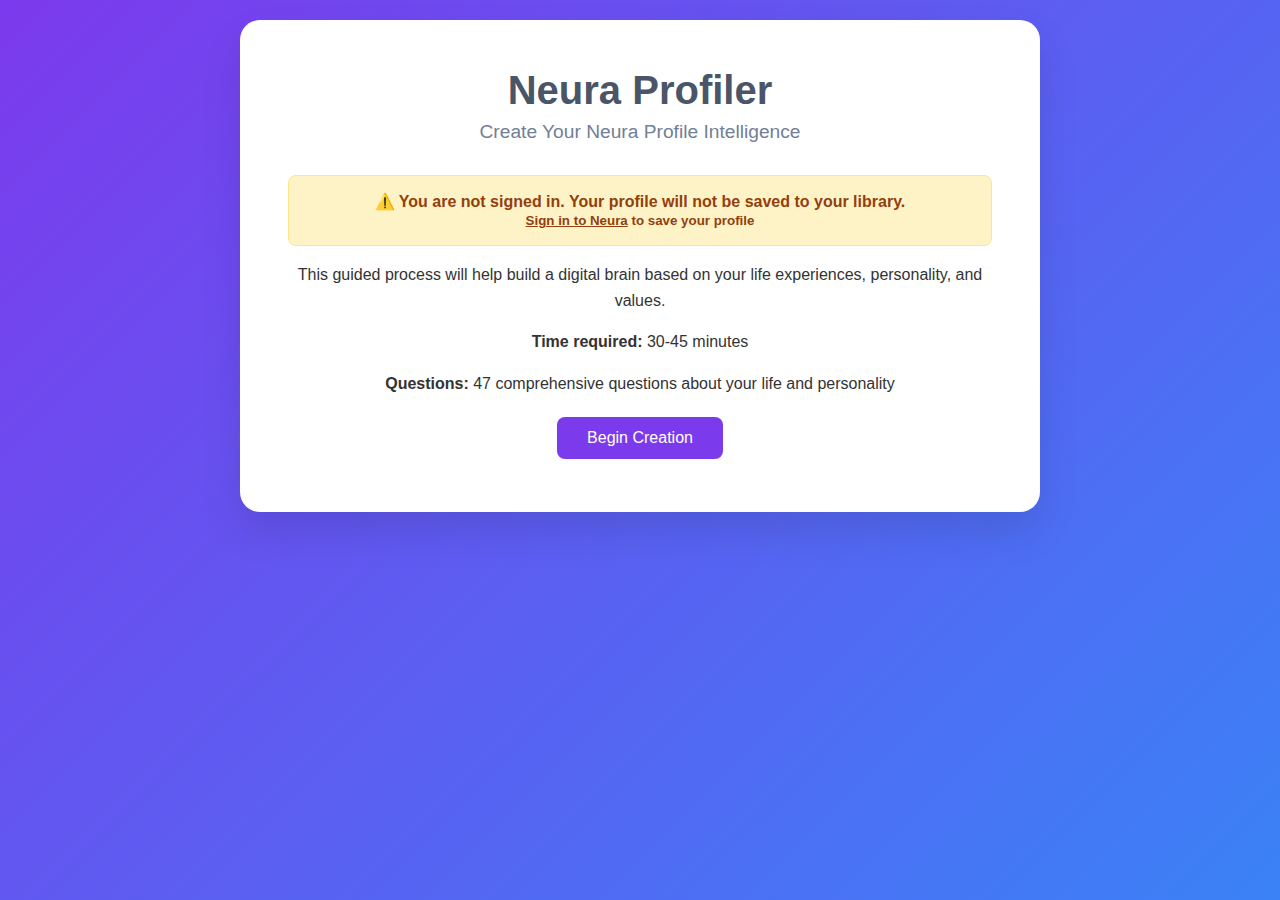
<file: profiler.html>
<!DOCTYPE html>
<html lang="en">
<head>
    <meta charset="UTF-8">
    <meta name="viewport" content="width=device-width, initial-scale=1.0">
    <title>Neura Profiler - Create Your Digital Mind</title>
    <script src="auth.js"></script>
    <style>
        * {
            margin: 0;
            padding: 0;
            box-sizing: border-box;
        }

        body {
            font-family: 'Segoe UI', Tahoma, Geneva, Verdana, sans-serif;
            background: linear-gradient(135deg, #7c3aed 0%, #3b82f6 100%);
            min-height: 100vh;
            color: #333;
            padding: 20px;
        }

        .screen {
            display: none;
        }

        .screen.active {
            display: block;
        }

        .container {
            max-width: 800px;
            margin: 0 auto;
            background: white;
            border-radius: 20px;
            padding: 3rem;
            box-shadow: 0 20px 40px rgba(0,0,0,0.1);
        }

        h1 {
            text-align: center;
            color: #4a5568;
            margin-bottom: 0.5rem;
            font-size: 2.5rem;
        }

        .subtitle {
            text-align: center;
            color: #718096;
            margin-bottom: 2rem;
            font-size: 1.2rem;
        }

        .welcome-content {
            text-align: center;
            line-height: 1.6;
        }

        .welcome-content p {
            margin-bottom: 1rem;
        }

        .btn-primary, .btn-secondary {
            padding: 12px 30px;
            border: none;
            border-radius: 8px;
            font-size: 1rem;
            cursor: pointer;
            transition: all 0.3s ease;
            margin: 5px;
        }

        .btn-primary {
            background: #7c3aed;
            color: white;
        }

        .btn-primary:hover {
            background: #6d28d9;
            transform: translateY(-2px);
        }

        .btn-secondary {
            background: #e2e8f0;
            color: #4a5568;
        }

        .btn-secondary:hover {
            background: #cbd5e0;
        }

        .progress-container {
            margin-bottom: 2rem;
            background: #f7fafc;
            padding: 1rem;
            border-radius: 10px;
            border: 1px solid #e2e8f0;
        }

        .progress-bar {
            width: 100%;
            height: 8px;
            background: #e2e8f0;
            border-radius: 4px;
            margin-bottom: 0.5rem;
            overflow: hidden;
        }

        .progress-fill {
            height: 100%;
            background: linear-gradient(90deg, #7c3aed, #3b82f6);
            width: 0%;
            transition: width 0.5s ease;
            border-radius: 4px;
        }

        .progress-text {
            text-align: center;
            font-weight: 600;
            color: #4a5568;
            font-size: 0.9rem;
        }

        .section-header {
            margin-bottom: 2rem;
            padding-bottom: 1rem;
            border-bottom: 2px solid #e2e8f0;
        }

        .section-header h2 {
            color: #2d3748;
            margin-bottom: 0.5rem;
        }

        .section-description {
            color: #718096;
            font-style: italic;
            margin: 0;
            line-height: 1.5;
        }

        .question {
            margin-bottom: 2rem;
            padding: 1.5rem;
            background: #f8f9fa;
            border-radius: 8px;
            border-left: 4px solid #7c3aed;
        }

        .question-text {
            font-size: 1.2rem;
            margin-bottom: 1rem;
            color: #2d3748;
            line-height: 1.5;
            font-weight: 500;
        }

        .question-hint {
            color: #718096;
            font-size: 0.9rem;
            margin-bottom: 1rem;
            font-style: italic;
            line-height: 1.4;
        }

        .text-response {
            width: 100%;
            min-height: 120px;
            padding: 1rem;
            border: 2px solid #e2e8f0;
            border-radius: 8px;
            font-size: 1rem;
            font-family: inherit;
            resize: vertical;
            transition: all 0.3s ease;
            line-height: 1.5;
        }

        .text-response:focus {
            outline: none;
            border-color: #7c3aed;
            box-shadow: 0 0 0 3px rgba(124, 58, 237, 0.1);
        }

        .response-meta {
            display: flex;
            justify-content: space-between;
            margin-top: 0.5rem;
            font-size: 0.9rem;
            color: #718096;
        }

        .char-count {
            font-weight: 600;
        }

        .scale-response {
            margin-top: 1.5rem;
            padding: 1rem;
            background: white;
            border-radius: 8px;
            border: 1px solid #e2e8f0;
        }

        .scale-labels {
            display: flex;
            justify-content: space-between;
            margin-bottom: 0.5rem;
            font-weight: 600;
            color: #4a5568;
        }

        .scale-slider {
            width: 100%;
            margin: 1rem 0;
            height: 6px;
            border-radius: 3px;
            background: #e2e8f0;
            outline: none;
            -webkit-appearance: none;
        }

        .scale-slider::-webkit-slider-thumb {
            -webkit-appearance: none;
            appearance: none;
            width: 20px;
            height: 20px;
            border-radius: 50%;
            background: #7c3aed;
            cursor: pointer;
            border: 2px solid white;
            box-shadow: 0 2px 4px rgba(0,0,0,0.2);
        }

        .scale-value {
            text-align: center;
            margin: 1rem 0;
        }

        .current-value {
            font-size: 1.5rem;
            font-weight: bold;
            color: #7c3aed;
        }

        .value-label {
            color: #718096;
            margin-left: 0.5rem;
        }

        .scale-ticks {
            display: flex;
            justify-content: space-between;
            margin-top: 0.5rem;
            padding: 0 0.5rem;
        }

        .scale-tick {
            font-size: 0.8rem;
            color: #a0aec0;
            width: 20px;
            text-align: center;
        }

        .navigation {
            display: flex;
            justify-content: space-between;
            align-items: center;
            margin-top: 2rem;
            padding-top: 1rem;
            border-top: 1px solid #e2e8f0;
        }

        .section-info {
            color: #718096;
            font-weight: 600;
            font-size: 0.9rem;
        }

        .analysis-step {
            display: flex;
            align-items: center;
            margin-bottom: 1rem;
            padding: 1rem;
            background: #f7fafc;
            border-radius: 8px;
            border-left: 4px solid #7c3aed;
            opacity: 0.7;
            transition: all 0.3s ease;
        }

        .analysis-step:last-child {
            opacity: 1;
            background: #edf2f7;
            font-weight: 600;
        }

        .step-icon {
            font-size: 1.5rem;
            margin-right: 1rem;
        }

        .brain-stats {
            display: flex;
            justify-content: space-around;
            margin: 2rem 0;
            padding: 1.5rem;
            background: #f8f9fa;
            border-radius: 10px;
            border: 1px solid #e2e8f0;
        }

        .stat {
            text-align: center;
            font-weight: bold;
            color: #4a5568;
        }

        #brain-canvas {
            border: 2px solid #e2e8f0;
            border-radius: 10px;
            background: #f7fafc;
            margin: 0 auto;
            display: block;
            box-shadow: 0 4px 6px rgba(0, 0, 0, 0.1);
        }

        .stat-item h3 {
            color: #2d3748;
            margin-bottom: 1.5rem;
            text-align: center;
        }

        .stat-grid {
            display: grid;
            grid-template-columns: repeat(3, 1fr);
            gap: 1rem;
            margin-bottom: 2rem;
        }

        .stat-card {
            background: white;
            padding: 1.5rem;
            border-radius: 8px;
            text-align: center;
            border: 1px solid #e2e8f0;
            box-shadow: 0 2px 4px rgba(0, 0, 0, 0.05);
        }

        .stat-card .stat-number {
            font-size: 2rem;
            font-weight: bold;
            color: #7c3aed;
            margin-bottom: 0.5rem;
        }

        .stat-card .stat-label {
            color: #718096;
            font-size: 0.9rem;
            font-weight: 600;
        }

        .npi-details {
            background: #f7fafc;
            padding: 1.5rem;
            border-radius: 8px;
            margin-top: 1rem;
        }

        .npi-details p {
            margin: 0.5rem 0;
            color: #4a5568;
        }

        .export-options {
            display: flex;
            gap: 1rem;
            justify-content: center;
            margin-top: 2rem;
        }

        .auth-status {
            padding: 1rem;
            margin: 1rem 0;
            border-radius: 8px;
            text-align: center;
            font-weight: 600;
        }

        .auth-status.signed-in {
            background: #dcfce7;
            color: #166534;
            border: 1px solid #bbf7d0;
        }

        .auth-status.signed-out {
            background: #fef3c7;
            color: #92400e;
            border: 1px solid #fde68a;
        }

        @media (max-width: 768px) {
            .container {
                margin: 0;
                padding: 1.5rem;
            }
            
            .navigation {
                flex-direction: column;
                gap: 1rem;
            }
            
            .section-info {
                order: -1;
            }
            
            .stat-grid {
                grid-template-columns: 1fr;
            }
            
            .export-options {
                flex-direction: column;
            }
        }

        @keyframes pulse {
            0% { opacity: 1; }
            50% { opacity: 0.7; }
            100% { opacity: 1; }
        }

        .analysis-step:last-child {
            animation: pulse 2s infinite;
        }
    </style>
</head>
<body>
    <div id="app">
        <!-- Welcome Screen -->
        <div id="welcome-screen" class="screen active">
            <div class="container">
                <h1>Neura Profiler</h1>
                <p class="subtitle">Create Your Neura Profile Intelligence</p>
                
                <div id="auth-status-container">
                    <!-- Auth status will be populated here -->
                </div>
                
                <div class="welcome-content">
                    <p>This guided process will help build a digital brain based on your life experiences, personality, and values.</p>
                    <p><strong>Time required:</strong> 30-45 minutes</p>
                    <p><strong>Questions:</strong> 47 comprehensive questions about your life and personality</p>
                    <button id="start-btn" class="btn-primary" onclick="window.startQuestionnaire()">Begin Creation</button>
                </div>
            </div>
        </div>

        <!-- Questionnaire Screen -->
        <div id="questionnaire-screen" class="screen">
            <div class="container">
                <div class="progress-container">
                    <div class="progress-bar">
                        <div class="progress-fill" id="progress-fill"></div>
                    </div>
                    <div class="progress-text" id="progress-text">0% Complete</div>
                </div>
                
                <div class="question-section">
                    <div class="section-header">
                        <h2 id="section-title">Section Title</h2>
                        <p id="section-description" class="section-description"></p>
                    </div>
                    
                    <div id="question-container">
                        <!-- Questions will be injected here -->
                    </div>
                </div>

                <div class="navigation">
                    <button id="prev-btn" class="btn-secondary" onclick="app.handlePrevious()">
                        ← Previous
                    </button>
                    <div class="section-info">
                        Section <span id="current-section">1</span> of <span id="total-sections">8</span>
                    </div>
                    <button id="next-btn" class="btn-primary" onclick="app.handleNext()">
                        Next →
                    </button>
                </div>
            </div>
        </div>

        <!-- Analysis Screen -->
        <div id="analysis-screen" class="screen">
            <div class="container">
                <h2>Building Your Neura Profile</h2>
                <div id="analysis-progress">
                    <div class="analysis-step">
                        <span class="step-icon">🧠</span>
                        <span class="step-text">Analyzing responses...</span>
                    </div>
                </div>
                
                <div id="brain-construction">
                    <div class="brain-stats">
                        <div class="stat">Nodes: <span id="node-count">0</span></div>
                        <div class="stat">Connections: <span id="connection-count">0</span></div>
                        <div class="stat">Principles: <span id="principle-count">0</span></div>
                    </div>
                    <div id="neural-preview">
                        <canvas id="brain-canvas" width="400" height="300"></canvas>
                    </div>
                </div>
            </div>
        </div>

        <!-- Export Screen -->
        <div id="export-screen" class="screen">
            <div class="container">
                <h2>Your Neura Profile is Ready!</h2>
                <div class="npi-summary">
                    <div id="npi-stats"></div>
                    <div id="brain-visualization"></div>
                </div>
                <div class="export-options">
                    <button id="export-btn" class="btn-primary" onclick="app.exportNeuraProfile()">Download .neura File</button>
                    <button id="avatar-btn" class="btn-secondary" onclick="app.showAvatarMessage()">Continue to Avatar Creator</button>
                    <button id="library-btn" class="btn-secondary" onclick="app.saveToLibrary()">Save to Neura Library</button>
                </div>
            </div>
        </div>
    </div>

    <script>
        // === COMPLETE 47-QUESTION NEURA PROFILER ===
        class CompleteQuestionnaire {
            constructor() {
                this.currentSection = 0;
                this.currentQuestion = 0;
                this.responses = {};
                this.sections = this.getFullQuestionnaire();
                console.log('✅ Complete questionnaire loaded with', this.getTotalQuestions(), 'questions');
            }

            getFullQuestionnaire() {
                return [
                    {
                        id: "developmental_history",
                        name: "Early Childhood & Safety",
                        description: "These questions explore your early formative experiences and sense of safety.",
                        questions: [
                            { id: "q1_1", text: "When you think back to your early childhood, what moments stand out the most emotionally?", type: "text", maxLength: 1500 },
                            { id: "q1_2", text: "Can you describe a time when you felt very safe or very unsafe as a child?", type: "text", maxLength: 1200 },
                            { id: "q1_3", text: "How did the adults around you respond when you needed comfort or help?", type: "text", maxLength: 1000 },
                            { id: "q1_4", text: "What's a memory where you felt deeply understood or deeply misunderstood?", type: "text", maxLength: 1200 }
                        ]
                    },
                    {
                        id: "social_dynamics", 
                        name: "Social Life & Peer Dynamics",
                        description: "Explore your social development and peer interactions.",
                        questions: [
                            { id: "q2_1", text: "How would you describe your social place growing up?", type: "text", maxLength: 800 },
                            { id: "q2_2", text: "Were there moments other kids treated you differently—better or worse? What influenced that?", type: "text", maxLength: 1000 },
                            { id: "q2_3", text: "Can you share a memory where someone embarrassed, mocked, or humiliated you?", type: "text", maxLength: 1200 },
                            { id: "q2_4", text: "What's a memory where someone made you feel respected, admired, or valued?", type: "text", maxLength: 1000 },
                            { id: "q2_5", text: "If you experienced bullying or exclusion, what do you think people focused on or targeted?", type: "text", maxLength: 900 }
                        ]
                    },
                    {
                        id: "transformative_moments",
                        name: "Stressful & Transformative Moments", 
                        description: "Critical moments that changed your worldview or sense of safety.",
                        questions: [
                            { id: "q3_1", text: "Can you describe an event that changed how you view people or trust?", type: "text", maxLength: 1100 },
                            { id: "q3_2", text: "What's an experience that shaped your sense of danger or safety?", type: "text", maxLength: 1000 },
                            { id: "q3_3", text: "Was there a moment when you had to act older or stronger than you were?", type: "text", maxLength: 900 },
                            { id: "q3_4", text: "What stressful or frightening memories do you feel changed how you react today?", type: "text", maxLength: 1200 }
                        ]
                    },
                    {
                        id: "identity_formation",
                        name: "Identity, Pride & Shame",
                        description: "Moments that defined your sense of self and identity.",
                        questions: [
                            { id: "q4_1", text: "What's the first moment in your life that made you feel proud of yourself?", type: "text", maxLength: 800 },
                            { id: "q4_2", text: "Can you recall a moment that made you think, 'This is who I am'?", type: "text", maxLength: 900 },
                            { id: "q4_3", text: "What's an experience that made you feel not good enough or inadequate?", type: "text", maxLength: 1000 },
                            { id: "q4_4", text: "Has someone's words ever permanently changed how you see yourself?", type: "text", maxLength: 1000 }
                        ]
                    },
                    {
                        id: "motivation_drives",
                        name: "Motivation & Inner Drives", 
                        description: "What drives you and what you're trying to prove or achieve.",
                        questions: [
                            { id: "q5_1", text: "What achievements mattered the most to you growing up, and why?", type: "text", maxLength: 1000 },
                            { id: "q5_2", text: "Tell a story of a time you pushed yourself harder than ever—what were you trying to prove?", type: "text", maxLength: 1200 },
                            { id: "q5_3", text: "What do you feel you've been chasing your whole life (strength, respect, love, independence)?", type: "text", maxLength: 900 }
                        ]
                    },
                    {
                        id: "family_values",
                        name: "Family Dynamics & Values",
                        description: "Family influences and value formation.",
                        questions: [
                            { id: "q6_1", text: "What were the unwritten rules in your home that everyone followed?", type: "text", maxLength: 1000 },
                            { id: "q6_2", text: "Can you describe a moment that shows your family at its best?", type: "text", maxLength: 1100 },
                            { id: "q6_3", text: "And a moment that shows it at its worst?", type: "text", maxLength: 1100 },
                            { id: "q6_4", text: "What values were emphasized most (discipline, loyalty, emotional restraint, independence)?", type: "text", maxLength: 900 }
                        ]
                    },
                    {
                        id: "emotional_patterns", 
                        name: "Emotional & Cognitive Patterns",
                        description: "Your natural reactions and emotional responses.",
                        questions: [
                            { id: "q7_1", text: "When things get overwhelming, how do you naturally react? Describe a specific moment.", type: "text", maxLength: 1200 },
                            { id: "q7_2", text: "What environments feel comforting or stressful to you? Where did that start?", type: "text", maxLength: 1000 },
                            { id: "q7_3", text: "What is something small that affects you much more deeply than it affects others?", type: "text", maxLength: 800 }
                        ]
                    },
                    {
                        id: "personality_assessment",
                        name: "Core Personality Assessment", 
                        description: "Scientific assessment of your fundamental personality traits.",
                        questions: [
                            { id: "p_openness", text: "How open are you to new experiences and ideas?", type: "scale", min: 1, max: 10, minLabel: "Very Traditional", maxLabel: "Very Adventurous" },
                            { id: "p_conscientiousness", text: "How organized and disciplined are you?", type: "scale", min: 1, max: 10, minLabel: "Very Spontaneous", maxLabel: "Very Organized" },
                            { id: "p_extraversion", text: "How much do you enjoy social interaction?", type: "scale", min: 1, max: 10, minLabel: "Very Introverted", maxLabel: "Very Extraverted" },
                            { id: "p_agreeableness", text: "How compassionate and cooperative are you?", type: "scale", min: 1, max: 10, minLabel: "Very Challenging", maxLabel: "Very Agreeable" },
                            { id: "p_neuroticism", text: "How sensitive are you to stress?", type: "scale", min: 1, max: 10, minLabel: "Very Resilient", maxLabel: "Very Sensitive" }
                        ]
                    },
                    {
                        id: "relationships_trust",
                        name: "Relationships & Trust",
                        description: "How you form and maintain relationships.",
                        questions: [
                            { id: "q8_1", text: "What's a moment in a relationship that left a permanent mark on you?", type: "text", maxLength: 1200 },
                            { id: "q8_2", text: "What caused someone to fully earn your trust? What did they do?", type: "text", maxLength: 1000 },
                            { id: "q8_3", text: "Can you recall a time someone broke your trust and how you reacted?", type: "text", maxLength: 1100 }
                        ]
                    },
                    {
                        id: "moral_compass",
                        name: "Moral Compass & Reasoning", 
                        description: "Your sense of right, wrong, and moral decision-making.",
                        questions: [
                            { id: "q9_1", text: "Can you describe a moment when you chose to do what you felt was right, even if it was hard?", type: "text", maxLength: 1200 },
                            { id: "q9_2", text: "What experiences influenced your views on fairness, justice, or loyalty?", type: "text", maxLength: 1000 },
                            { id: "q9_3", text: "Can you share a memory that shaped your beliefs about right and wrong?", type: "text", maxLength: 1100 },
                            { id: "q9_4", text: "Have you ever had to choose between helping yourself and helping someone else? What happened?", type: "text", maxLength: 1000 }
                        ]
                    }
                ];
            }

            getCurrentSection() {
                return this.sections[this.currentSection];
            }

            getCurrentQuestion() {
                const section = this.getCurrentSection();
                return section ? section.questions[this.currentQuestion] : null;
            }

            getTotalQuestions() {
                return this.sections.reduce((total, section) => total + section.questions.length, 0);
            }

            getAnsweredCount() {
                return Object.keys(this.responses).length;
            }

            getProgress() {
                const total = this.getTotalQuestions();
                return total > 0 ? (this.getAnsweredCount() / total) * 100 : 0;
            }

            saveResponse(questionId, response) {
                this.responses[questionId] = {
                    value: response,
                    timestamp: new Date().toISOString(),
                    section: this.sections[this.currentSection].id
                };
            }

            nextQuestion() {
                const currentSection = this.sections[this.currentSection];
                
                if (this.currentQuestion < currentSection.questions.length - 1) {
                    this.currentQuestion++;
                    return true;
                } else if (this.currentSection < this.sections.length - 1) {
                    this.currentSection++;
                    this.currentQuestion = 0;
                    return true;
                }
                return false;
            }

            previousQuestion() {
                if (this.currentQuestion > 0) {
                    this.currentQuestion--;
                    return true;
                } else if (this.currentSection > 0) {
                    this.currentSection--;
                    this.currentQuestion = this.sections[this.currentSection].questions.length - 1;
                    return true;
                }
                return false;
            }

            getAllResponses() {
                return this.responses;
            }
        }

        // === COMPLETE NEURA APPLICATION ===
        class CompleteNeuraApp {
            constructor() {
                console.log('🚀 Neura Profiler starting...');
                this.checkAuthentication();
                this.questionnaire = new CompleteQuestionnaire();
                this.neuraProfile = null;
                console.log('✅ App ready with', this.questionnaire.getTotalQuestions(), 'questions across', this.questionnaire.sections.length, 'sections');
            }

            checkAuthentication() {
                const user = auth.getCurrentUser();
                const authContainer = document.getElementById('auth-status-container');
                const startBtn = document.getElementById('start-btn');

                if (user) {
                    authContainer.innerHTML = `
                        <div class="auth-status signed-in">
                            ✅ Signed in as ${user.name} (${user.email})
                        </div>
                    `;
                    startBtn.disabled = false;
                } else {
                    authContainer.innerHTML = `
                        <div class="auth-status signed-out">
                            ⚠️ You are not signed in. Your profile will not be saved to your library.
                            <br><small><a href="index.html" style="color: #92400e; text-decoration: underline;">Sign in to Neura</a> to save your profile</small>
                        </div>
                    `;
                    startBtn.disabled = false;
                }
            }

            startQuestionnaire() {
                console.log('📋 Starting questionnaire...');
                this.showScreen('questionnaire-screen');
                this.renderCurrentQuestion();
            }

            handleNext() {
                this.saveCurrentResponse();
                if (this.questionnaire.nextQuestion()) {
                    this.renderCurrentQuestion();
                } else {
                    this.startAnalysis();
                }
            }

            handlePrevious() {
                this.saveCurrentResponse();
                if (this.questionnaire.previousQuestion()) {
                    this.renderCurrentQuestion();
                }
            }

            showScreen(screenId) {
                document.querySelectorAll('.screen').forEach(screen => {
                    screen.classList.remove('active');
                });
                document.getElementById(screenId).classList.add('active');
            }

            renderCurrentQuestion() {
                const question = this.questionnaire.getCurrentQuestion();
                const section = this.questionnaire.getCurrentSection();
                const container = document.getElementById('question-container');
                
                if (!question) return;

                this.updateProgressDisplay();
                this.updateSectionInfo();
                
                document.getElementById('section-title').textContent = section.name;
                document.getElementById('section-description').textContent = section.description;

                let questionHTML = '';
                if (question.type === 'text') {
                    questionHTML = this.renderTextQuestion(question);
                } else if (question.type === 'scale') {
                    questionHTML = this.renderScaleQuestion(question);
                }

                container.innerHTML = questionHTML;
                this.attachQuestionEventListeners();
            }

            renderTextQuestion(question) {
                const existingResponse = this.questionnaire.responses[question.id];
                const currentLength = existingResponse ? existingResponse.value.length : 0;
                
                return `
                    <div class="question">
                        <div class="question-text">${question.text}</div>
                        <textarea class="text-response" 
                                  data-question-id="${question.id}"
                                  placeholder="Share your experience here..."
                                  maxlength="${question.maxLength}">${existingResponse ? existingResponse.value : ''}</textarea>
                        <div class="response-meta">
                            <div class="char-count"><span>${currentLength}</span> / ${question.maxLength} characters</div>
                            <div class="question-progress">Question ${this.questionnaire.getAnsweredCount() + 1} of ${this.questionnaire.getTotalQuestions()}</div>
                        </div>
                    </div>
                `;
            }

            renderScaleQuestion(question) {
                const existingResponse = this.questionnaire.responses[question.id];
                const defaultValue = existingResponse ? existingResponse.value : 5;
                
                return `
                    <div class="question">
                        <div class="question-text">${question.text}</div>
                        <div class="scale-response">
                            <div class="scale-labels">
                                <span class="min-label">${question.minLabel || question.min}</span>
                                <span class="max-label">${question.maxLabel || question.max}</span>
                            </div>
                            <input type="range" 
                                   data-question-id="${question.id}"
                                   min="${question.min}" 
                                   max="${question.max}" 
                                   value="${defaultValue}"
                                   class="scale-slider">
                            <div class="scale-value">
                                <span class="current-value">${defaultValue}</span>
                                <span class="value-label">/ ${question.max}</span>
                            </div>
                            <div class="scale-ticks">
                                ${Array.from({length: question.max - question.min + 1}, (_, i) => 
                                    `<span class="scale-tick">${i + question.min}</span>`
                                ).join('')}
                            </div>
                        </div>
                    </div>
                `;
            }

            attachQuestionEventListeners() {
                document.querySelectorAll('.text-response').forEach(textarea => {
                    textarea.addEventListener('input', (e) => {
                        const charCount = e.target.parentElement.querySelector('.char-count span');
                        if (charCount) charCount.textContent = e.target.value.length;
                    });
                });

                document.querySelectorAll('.scale-slider').forEach(slider => {
                    slider.addEventListener('input', (e) => {
                        const valueDisplay = e.target.parentElement.querySelector('.current-value');
                        if (valueDisplay) valueDisplay.textContent = e.target.value;
                    });
                });
            }

            saveCurrentResponse() {
                const question = this.questionnaire.getCurrentQuestion();
                if (!question) return;

                let responseValue = '';

                if (question.type === 'text') {
                    const textarea = document.querySelector(`[data-question-id="${question.id}"]`);
                    responseValue = textarea ? textarea.value : '';
                } else if (question.type === 'scale') {
                    const slider = document.querySelector(`[data-question-id="${question.id}"]`);
                    responseValue = slider ? slider.value : '';
                }

                if (responseValue !== '') {
                    this.questionnaire.saveResponse(question.id, responseValue);
                }
            }

            updateProgressDisplay() {
                const progressFill = document.getElementById('progress-fill');
                const progressText = document.getElementById('progress-text');
                const progress = this.questionnaire.getProgress();
                
                progressFill.style.width = `${progress}%`;
                progressText.textContent = `${Math.round(progress)}% Complete`;
            }

            updateSectionInfo() {
                const currentSectionElem = document.getElementById('current-section');
                const totalSectionsElem = document.getElementById('total-sections');
                
                currentSectionElem.textContent = this.questionnaire.currentSection + 1;
                totalSectionsElem.textContent = this.questionnaire.sections.length;
            }

            async startAnalysis() {
                this.showScreen('analysis-screen');
                
                const steps = [
                    "Processing your responses...",
                    "Analyzing personality patterns...", 
                    "Identifying key life events...",
                    "Building neural network...",
                    "Creating moral framework...",
                    "Configuring emotional system...",
                    "Finalizing Neura profile..."
                ];

                for (let step of steps) {
                    this.addAnalysisStep(step);
                    await this.delay(800);
                }

                await this.generateCompleteNeuraProfile();
                this.showScreen('export-screen');
                this.renderCompleteSummary();
            }

            addAnalysisStep(message) {
                const progressContainer = document.getElementById('analysis-progress');
                const newStep = document.createElement('div');
                newStep.className = 'analysis-step';
                newStep.innerHTML = `
                    <span class="step-icon">✅</span>
                    <span class="step-text">${message}</span>
                `;
                progressContainer.appendChild(newStep);
                
                this.updateBrainStats();
            }

            updateBrainStats() {
                const nodes = Math.floor(Math.random() * 50) + 20;
                const connections = Math.floor(Math.random() * 80) + 40;
                const principles = Math.floor(Math.random() * 15) + 5;
                
                document.getElementById('node-count').textContent = nodes;
                document.getElementById('connection-count').textContent = connections;
                document.getElementById('principle-count').textContent = principles;
                
                this.drawSimpleBrain(nodes, connections);
            }

            drawSimpleBrain(nodes, connections) {
                const canvas = document.getElementById('brain-canvas');
                if (!canvas) return;
                
                const ctx = canvas.getContext('2d');
                ctx.clearRect(0, 0, canvas.width, canvas.height);
                
                // Draw connections
                ctx.strokeStyle = '#e2e8f0';
                ctx.lineWidth = 1;
                for (let i = 0; i < Math.min(connections, 25); i++) {
                    ctx.beginPath();
                    ctx.moveTo(Math.random() * canvas.width, Math.random() * canvas.height);
                    ctx.lineTo(Math.random() * canvas.width, Math.random() * canvas.height);
                    ctx.stroke();
                }
                
                // Draw nodes
                ctx.fillStyle = '#7c3aed';
                for (let i = 0; i < Math.min(nodes, 20); i++) {
                    ctx.beginPath();
                    ctx.arc(Math.random() * canvas.width, Math.random() * canvas.height, 4 + (Math.random() * 4), 0, 2 * Math.PI);
                    ctx.fill();
                }
            }

            async generateCompleteNeuraProfile() {
                const responses = this.questionnaire.getAllResponses();
                const responseCount = Object.keys(responses).length;
                
                this.neuraProfile = {
                    neura_spec_version: "1.0",
                    metadata: {
                        name: `My Neura Profile - ${new Date().toLocaleDateString()}`,
                        creator: "neura_profiler",
                        created_date: new Date().toISOString(),
                        profile_type: "nurture_based",
                        questions_answered: responseCount
                    },
                    brain_architecture: {
                        neural_network: {
                            nodes: responseCount + 5,
                            connections: responseCount * 3
                        },
                        reasoning_system: {
                            default_style: this.analyzeReasoningStyle(responses),
                            decision_frameworks: ["experience_based", "principle_driven"],
                            cognitive_biases: ["confirmation_bias", "availability_heuristic"]
                        },
                        emotional_system: {
                            base_mood: "reflective_calm",
                            triggers: this.analyzeEmotionalTriggers(responses),
                            recovery_patterns: ["analysis", "boundary_setting"]
                        },
                        moral_framework: {
                            principles: this.extractPrinciples(responses),
                            value_hierarchy: ["autonomy", "truth", "justice"]
                        }
                    },
                    avatar_compatibility: {
                        supported_platforms: ["unreal_metahuman", "unity", "web_avatar"],
                        expression_map: {
                            thinking: "focused_contemplation",
                            speaking: "direct_communication"
                        },
                        voice_profile: {
                            pace: "measured",
                            tone: "analytical",
                            emotional_range: "controlled"
                        }
                    }
                };
            }

            analyzeReasoningStyle(responses) {
                const text = Object.values(responses).map(r => r.value).join(' ').toLowerCase();
                if (text.includes('logical') || text.includes('system')) return "principled_directness";
                if (text.includes('creative') || text.includes('imagine')) return "creative_exploration";
                return "balanced_analysis";
            }

            analyzeEmotionalTriggers(responses) {
                const text = Object.values(responses).map(r => r.value).join(' ').toLowerCase();
                const triggers = {};
                if (text.includes('anger') || text.includes('mad')) triggers.anger = 0.7;
                if (text.includes('fear') || text.includes('scared')) triggers.fear = 0.6;
                if (text.includes('sad') || text.includes('hurt')) triggers.sadness = 0.5;
                return triggers;
            }

            extractPrinciples(responses) {
                const principles = [
                    { id: "p1", name: "Truth Seeking", strength: 0.8 },
                    { id: "p2", name: "Autonomy Protection", strength: 0.9 },
                    { id: "p3", name: "Growth Through Challenge", strength: 0.7 }
                ];
                return principles;
            }

            renderCompleteSummary() {
                const statsContainer = document.getElementById('npi-stats');
                
                if (!this.neuraProfile) {
                    statsContainer.innerHTML = '<p>Error generating Neura profile.</p>';
                    return;
                }

                const responses = this.questionnaire.getAnsweredCount();
                const totalQuestions = this.questionnaire.getTotalQuestions();

                statsContainer.innerHTML = `
                    <div class="stat-item">
                        <h3>${this.neuraProfile.metadata.name}</h3>
                        <div class="stat-grid">
                            <div class="stat-card">
                                <div class="stat-number">${responses}</div>
                                <div class="stat-label">Questions Answered</div>
                            </div>
                            <div class="stat-card">
                                <div class="stat-number">${this.neuraProfile.brain_architecture.neural_network.nodes}</div>
                                <div class="stat-label">Neural Nodes</div>
                            </div>
                            <div class="stat-card">
                                <div class="stat-number">${this.neuraProfile.brain_architecture.moral_framework.principles.length}</div>
                                <div class="stat-label">Core Principles</div>
                            </div>
                        </div>
                        <div class="npi-details">
                            <p><strong>Reasoning Style:</strong> ${this.neuraProfile.brain_architecture.reasoning_system.default_style.replace(/_/g, ' ')}</p>
                            <p><strong>Base Mood:</strong> ${this.neuraProfile.brain_architecture.emotional_system.base_mood.replace(/_/g, ' ')}</p>
                            <p><strong>Progress:</strong> ${responses}/${totalQuestions} questions completed</p>
                            <p><strong>Created:</strong> ${new Date().toLocaleDateString()}</p>
                        </div>
                    </div>
                `;
            }

            // === ENHANCED: Save to user library ===
            saveToLibrary() {
                if (!this.neuraProfile) {
                    alert('Please complete the questionnaire first.');
                    return;
                }

                if (!auth.isAuthenticated()) {
                    const proceed = confirm('You are not signed in. Your Neura Profile will not be saved to your library.\n\nWould you like to sign in now?');
                    if (proceed) {
                        window.open('index.html', '_blank');
                    }
                    return;
                }

                const userLibrary = auth.getUserLibrary();
                const profileRecord = {
                    id: 'neura_' + Date.now(),
                    name: this.neuraProfile.metadata.name,
                    type: this.neuraProfile.metadata.profile_type,
                    created: new Date().toISOString(),
                    data: this.neuraProfile,
                    owner: auth.getCurrentUser().id
                };
                
                userLibrary.unshift(profileRecord);
                auth.saveUserLibrary(userLibrary);
                
                alert('✅ Your Neura Profile has been saved to your personal library!\n\nYou can now access it from the Neura Library to create avatars or make changes.');
            }

            // === ENHANCED: Export with user context ===
            exportNeuraProfile() {
                if (!this.neuraProfile) {
                    alert('Please complete the questionnaire first.');
                    return;
                }

                const blob = new Blob([JSON.stringify(this.neuraProfile, null, 2)], { type: 'application/json' });
                const url = URL.createObjectURL(blob);
                const link = document.createElement('a');
                link.href = url;
                link.download = `neura_profile_${Date.now()}.neura`;
                link.click();
                URL.revokeObjectURL(url);
                
                if (auth.isAuthenticated()) {
                    this.saveToLibrary();
                    alert('✅ Your Neura Profile has been exported and saved to your personal library!');
                } else {
                    alert('✅ Your Neura Profile has been exported!\n\nSign in to save it to your personal library.');
                }
            }

            // === ENHANCED: Save to library before showing avatar message ===
            showAvatarMessage() {
                if (auth.isAuthenticated() && this.neuraProfile) {
                    this.saveToLibrary();
                }
                
                alert('🎭 Avatar Creator - Ready!\n\nYour Neura Profile has been saved. You can now:\n\n1. Open the Avatar Creator\n2. Click "Load from Neura Library"\n3. Select your profile to create an avatar!');
            }

            delay(ms) {
                return new Promise(resolve => setTimeout(resolve, ms));
            }
        }

        // === GLOBAL FUNCTIONS ===
        window.startQuestionnaire = function() {
            console.log('🌐 Starting complete Neura questionnaire...');
            if (!window.app) {
                window.app = new CompleteNeuraApp();
            }
            window.app.startQuestionnaire();
        };

        // === INITIALIZATION ===
        console.log('🚀 Neura Profiler v1.0 - Complete 47-Question Version');
        console.log('📝 Initializing application...');
        window.app = new CompleteNeuraApp();
        console.log('🎉 Neura Profiler ready! Click "Begin Creation" to start.');
    </script>
</body>
</html>
</file>
